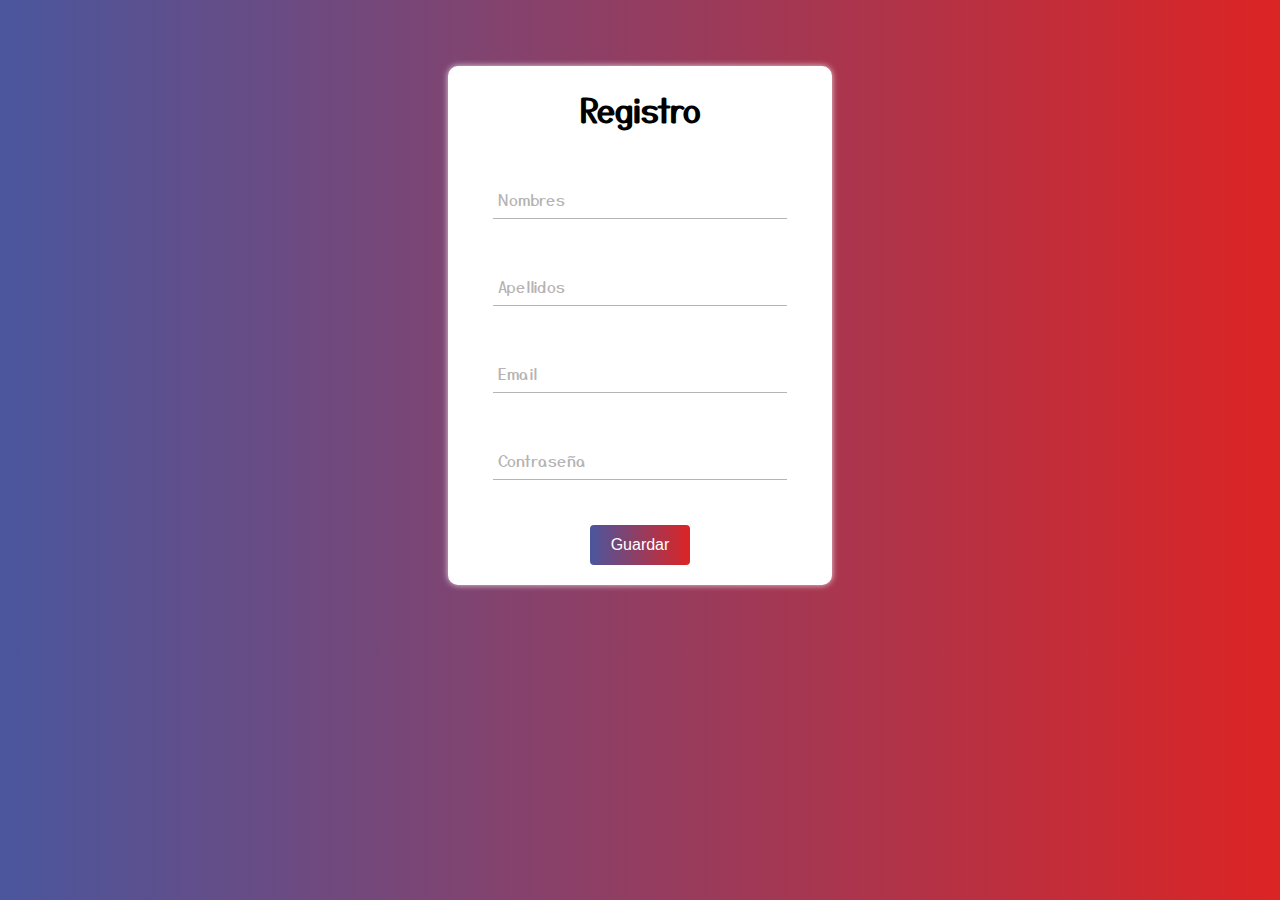
<file: index.html>
<!DOCTYPE html>
<html lang="es">

<head>
    <meta charset="UTF-8">
    <meta name="viewport" content="width=device-width, initial-scale=1.0">
    <link rel="preconnect" href="https://fonts.gstatic.com">
    <link href="https://fonts.googleapis.com/css2?family=Yusei+Magic&display=swap" rel="stylesheet">
    <link rel="stylesheet" href="css/index.css">
    <title>Formulario</title>
</head>

<body>
    <!-- efecto float labels -->
    <form action="">
        <h1>Registro</h1>
        <!-- <span class="close" id="close">&times;</span> -->
        <div class="grupo">
            <input type="text" name="" id="" required><span class="barra"></span>
            <label>Nombres</label>
        </div>
        <div class="grupo">
            <input type="text" name="" id="" required><span class="barra"></span>
            <label>Apellidos</label>
        </div>
        <div class="grupo">
            <input type="text" name="" id="" required><span class="barra"></span>
            <label>Email</label>
        </div>
        <div class="grupo">
            <input type="text" name="" id="" required><span class="barra"></span>
            <label>Contraseña</label>
        </div>
        <button type="submit">Guardar</button>
    </form>
</body>

</html>
</file>
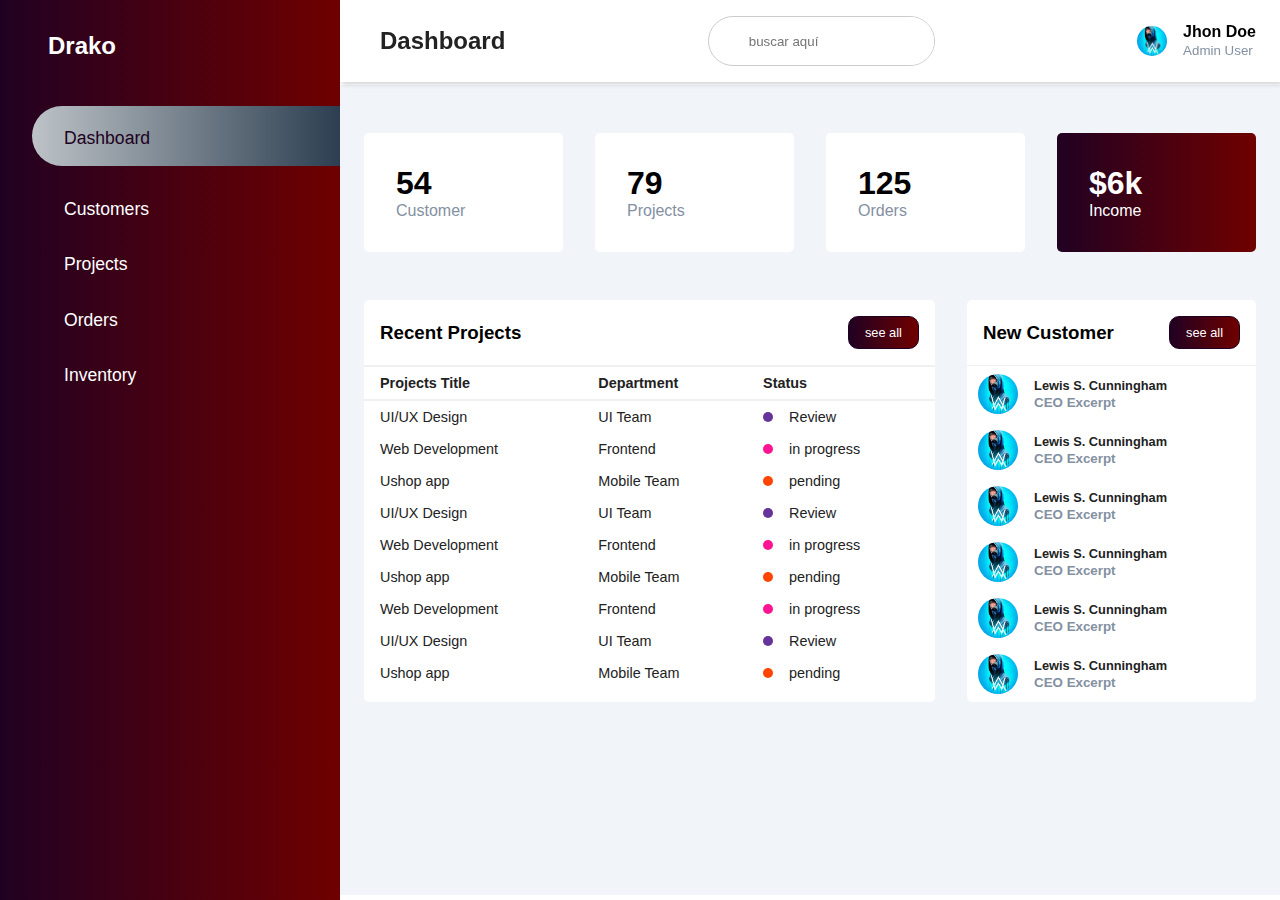
<file: dashboard.html>
<!DOCTYPE html>
<html lang="en">

<head>
  <meta charset="UTF-8" />
  <meta http-equiv="X-UA-Compatible" content="IE=edge" />
  <meta name="viewport" content="width=device-width, initial-scale=1.0" />
  <title>Dashboard Drako</title>
  <link rel="stylesheet" href="css/dashboard.css" />
  <link rel="stylesheet"
    href="https://maxst.icons8.com/vue-static/landings/line-awesome/line-awesome/1.3.0/css/line-awesome.min.css" />
</head>

<body>
  <input type="checkbox" id="nav-toggle">
  <div class="sidebar">
    <div class="sidebar-brand">
      <h2><span class="las la-dragon"></span><span>Drako</span></h2>
    </div>

    <div class="sidebar-menu">
      <ul>
        <li>
          <a href="" class="active"><span class="las la-dragon"></span><span>Dashboard</span></a>
        </li>
        <li>
          <a href=""><span class="lab la-accusoft"></span><span>Customers</span></a>
        </li>
        <li>
          <a href=""><span class="lab la-github-alt"></span><span>Projects</span></a>
        </li>
        <li>
          <a href=""><span class="lab la-phoenix-framework"></span><span>Orders</span></a>
        </li>
        <li>
          <a href=""><span class="lab la-react"></span><span>Inventory</span></a>
        </li>
      </ul>
    </div>
  </div>

  <div class="main-content">
    <header>
      <h2>
        <label for="nav-toggle">
          <span class="las la-bars"></span>
        </label>
        Dashboard
      </h2>

      <div class="search-wrapper">
        <span class="las la-search"></span>
        <input type="search" name="" id="" placeholder="buscar aquí">
      </div>

      <div class="user-wrapper">
        <img src="img/alan.jpg" width="30px" height="30px" alt="">
        <div>
          <h4>Jhon Doe</h4>
          <small>Admin User</small>
        </div>
      </div>
    </header>

    <main>
      <div class="cards">

        <div class="card-single">
          <div>
            <h1>54</h1>
            <span>Customer</span>
          </div>
          <div>
            <span class="las la-users"></span>
          </div>
        </div>

        <div class="card-single">
          <div>
            <h1>79</h1>
            <span>Projects</span>
          </div>
          <div>
            <span class="las la-clipboard"></span>
          </div>
        </div>

        <div class="card-single">
          <div>
            <h1>125</h1>
            <span>Orders</span>
          </div>
          <div>
            <span class="las la-shopping-bag"></span>
          </div>
        </div>

        <div class="card-single">
          <div>
            <h1>$6k</h1>
            <span>Income</span>
          </div>
          <div>
            <span class="las la-wallet"></span>
          </div>
        </div>
      </div>

      <div class="recent-grid">
        <div class="projects">
          <div class="card">
            <div class="card-header">
              <h3>Recent Projects</h3>
              <button>see all <span class="las la-arrow-right"></span></button>
            </div>

            <div class="card-body">
              <div class="table-responsive">
                <table width="100%">
                  <thead>
                    <tr>
                      <td>Projects Title</td>
                      <td>Department</td>
                      <td>Status</td>
                    </tr>
                  </thead>
                  <tbody>
                    <tr>
                      <td>UI/UX Design</td>
                      <td>UI Team</td>
                      <td><span class="status purple"></span>Review</td>
                    </tr>
                    <tr>
                      <td>Web Development</td>
                      <td>Frontend</td>
                      <td><span class="status pink"></span>in progress</td>
                    </tr>
                    <tr>
                      <td>Ushop app</td>
                      <td>Mobile Team</td>
                      <td><span class="status orange"></span>pending</td>
                    </tr>
                    <tr>
                      <td>UI/UX Design</td>
                      <td>UI Team</td>
                      <td><span class="status purple"></span>Review</td>
                    </tr>
                    <tr>
                      <td>Web Development</td>
                      <td>Frontend</td>
                      <td><span class="status pink"></span>in progress</td>
                    </tr>
                    <tr>
                      <td>Ushop app</td>
                      <td>Mobile Team</td>
                      <td><span class="status orange"></span>pending</td>
                    </tr>
                    <tr>
                      <td>Web Development</td>
                      <td>Frontend</td>
                      <td><span class="status pink"></span>in progress</td>
                    </tr>
                    <tr>
                      <td>UI/UX Design</td>
                      <td>UI Team</td>
                      <td><span class="status purple"></span>Review</td>
                    </tr>
                    <tr>
                      <td>Ushop app</td>
                      <td>Mobile Team</td>
                      <td><span class="status orange"></span>pending</td>
                    </tr>
                  </tbody>
                </table>
              </div>
            </div>
          </div>
        </div>

        <div class="customers">
          <div class="card">
            <div class="card-header">
              <h3>New Customer</h3>
              <button>see all <span class="las la-arrow-right"></span></button>
            </div>

            <div class="card-body">
              <div class="customer">
                <div class="info">
                  <img src="img/alan.jpg" width="40px" height="40px" alt="">
                  <div>
                    <h4>Lewis S. Cunningham</h4>
                    <small>CEO Excerpt</small>
                  </div>
                </div>
                <div class="contact">
                  <span class="las la-user-circle"></span>
                  <span class="las la-comment"></span>
                  <span class="las la-phone"></span>
                </div>
              </div>

              <div class="customer">
                <div class="info">
                  <img src="img/alan.jpg" width="40px" height="40px" alt="">
                  <div>
                    <h4>Lewis S. Cunningham</h4>
                    <small>CEO Excerpt</small>
                  </div>
                </div>
                <div class="contact">
                  <span class="las la-user-circle"></span>
                  <span class="las la-comment"></span>
                  <span class="las la-phone"></span>
                </div>
              </div>

              <div class="customer">
                <div class="info">
                  <img src="img/alan.jpg" width="40px" height="40px" alt="">
                  <div>
                    <h4>Lewis S. Cunningham</h4>
                    <small>CEO Excerpt</small>
                  </div>
                </div>
                <div class="contact">
                  <span class="las la-user-circle"></span>
                  <span class="las la-comment"></span>
                  <span class="las la-phone"></span>
                </div>
              </div>

              <div class="customer">
                <div class="info">
                  <img src="img/alan.jpg" width="40px" height="40px" alt="">
                  <div>
                    <h4>Lewis S. Cunningham</h4>
                    <small>CEO Excerpt</small>
                  </div>
                </div>
                <div class="contact">
                  <span class="las la-user-circle"></span>
                  <span class="las la-comment"></span>
                  <span class="las la-phone"></span>
                </div>
              </div>

              <div class="customer">
                <div class="info">
                  <img src="img/alan.jpg" width="40px" height="40px" alt="">
                  <div>
                    <h4>Lewis S. Cunningham</h4>
                    <small>CEO Excerpt</small>
                  </div>
                </div>
                <div class="contact">
                  <span class="las la-user-circle"></span>
                  <span class="las la-comment"></span>
                  <span class="las la-phone"></span>
                </div>
              </div>

              <div class="customer">
                <div class="info">
                  <img src="img/alan.jpg" width="40px" height="40px" alt="">
                  <div>
                    <h4>Lewis S. Cunningham</h4>
                    <small>CEO Excerpt</small>
                  </div>
                </div>
                <div class="contact">
                  <span class="las la-user-circle"></span>
                  <span class="las la-comment"></span>
                  <span class="las la-phone"></span>
                </div>
              </div>
            </div>
          </div>
        </div>
      </div>
    </main>
  </div>

</body>

</html>
</file>
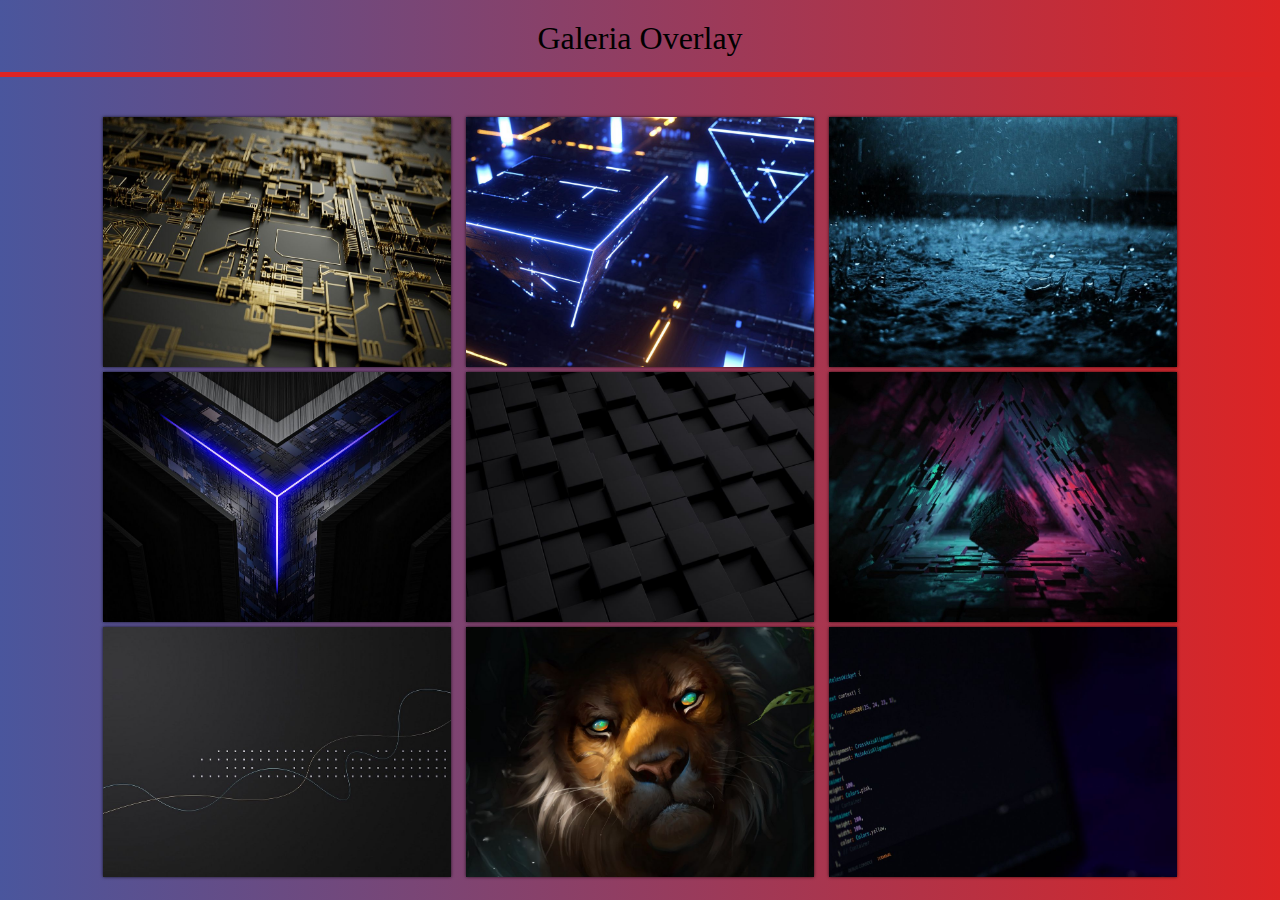
<file: galery.html>
<!DOCTYPE html>
<html lang="es">

<head>
    <meta charset="UTF-8">
    <meta name="viewport" content="width=device-width, initial-scale=1.0">
    <link rel="stylesheet" href="css/galery.css">
    <title>Galeria</title>
</head>

<body>
    <div class="galery">
        <h1>Galeria Overlay</h1>
        <div class="linea"></div>
        <div class="content-imgs">
            <div class="image">
                <img src="img/circuit_chip_detail_172735_1366x768.jpg" alt="">
                <a href="#" id="" onclick="modalActive('modal1')">
                    <div class="overlay" style="background: #776e54b6;">
                        <h2>Circuit Chip</h2>
                    </div>
                </a>
            </div>
            <div class="image">
                <img src="img/circuit_processor_chip_165385_1366x768.jpg" alt="">
                <a href="#" id="" onclick="modalActive('modal2')">
                    <div class="overlay" style="background: #23327eb6;">
                        <h2>circuit Processor</h2>
                    </div>
                </a>
            </div>
            <div class="image">
                <img src="img/close-up_drop_black_blue_rain_4502_1366x768.jpg" alt="">
                <a href="#" onclick="modalActive('modal3')">
                    <div class="overlay" style="background: #071118b6;">
                        <h2>Rain</h2>
                    </div>
                </a>
            </div>
            <div class="image">
                <img src="img/cube_circuit_chips_182062_1366x768.jpg" alt="">
                <a href="#" onclick="modalActive('modal4')">
                    <div class="overlay" style="background: #060709b6;">
                        <h2>Cube Circuit</h2>
                    </div>
                </a>
            </div>
            <div class="image">
                <img src="img/cube_dark_texture_shape_119956_1366x768.jpg" alt="">
                <a href="#" onclick="modalActive('modal5')">
                    <div class="overlay" style="background: #141416cb;">
                        <h2>Cube Dark</h2>
                    </div>
                </a>
            </div>
            <div class="image">
                <img src="img/cube_figure_dark_142157_1366x768.jpg" alt="">
                <a href="#" onclick="modalActive('modal6')">
                    <div class="overlay" style="background: #32122bb6;">
                        <h2>Cube Figure Dark</h2>
                    </div>
                </a>
            </div>
            <div class="image">
                <img src="img/dark_background_lines_rays_points_gray_10563_1366x768.jpg" alt="">
                <a href="#" onclick="modalActive('modal7')">
                    <div class="overlay" style="background: #212122b6;">
                        <h2>Dark Background</h2>
                    </div>
                </a>
            </div>
            <div class="image">
                <img src="img/lion_muzzle_art_135401_1366x768.jpg" alt="">
                <a href="#" onclick="modalActive('modal8')">
                    <div class="overlay" style="background: #3b291cb6;">
                        <h2>Lion muzzle</h2>
                    </div>
                </a>
            </div>
            <div class="image">
                <img src="img/notebook_code_programming_196027_1366x768.jpg" alt="">
                <a href="#" onclick="modalActive('modal9')">
                    <div class="overlay" style="background: #04040fb6;">
                        <h2>Notebook Code</h2>
                    </div>
                </a>
            </div>
        </div>
    </div>

    <!-- modal -->
    <div class="modal" id="modal1" style="display: none;">
        <div class="flex" id="">
            <div class="modal-content">
                <div class="modal-body">
                    <!-- tarjeta -->
                    <div class="presentacion">
                        <div class="img">
                            <img src="img/circuit_chip_detail_172735_1366x768.jpg" alt="alan">
                        </div>
                        <div class="card-info">
                            <a class="close" id="" onclick="modalActive('modal1')">&times;</a>
                            <div class="card-text">
                                <h1>Alan Walker</h1>
                                <h2>DJ Electronico</h2>
                                <p>Lorem ipsum dolor, sit amet consectetur adipisicing elit. Earum reiciendis quod
                                    asperiores lore
                                    necessitatibus accusantium ducimus dicta modi</p>
                            </div>
                            <div class="card-btn">
                                <a href="https://www.youtube.com/user/DjWalkzz">Escuchar Musica</a>
                            </div>
                        </div>
                    </div>
                </div>
            </div>
        </div>
    </div>
    <div class="modal" id="modal2" style="display: none;">
        <div class="flex" id="flex">
            <div class="modal-content">
                <div class="modal-body">
                    <!-- tarjeta -->
                    <div class="presentacion">
                        <div class="img">
                            <img src="img/circuit_processor_chip_165385_1366x768.jpg" alt="alan">
                        </div>
                        <div class="card-info">
                            <a class="close" id="" onclick="modalActive('modal2')">&times;</a>
                            <div class="card-text">
                                <h1>Alan Walker</h1>
                                <h2>DJ Electronico</h2>
                                <p>Lorem ipsum dolor, sit amet consectetur adipisicing elit. Earum reiciendis quod
                                    asperiores lore
                                    necessitatibus accusantium ducimus dicta modi</p>
                            </div>
                            <div class="card-btn">
                                <a href="https://www.youtube.com/user/DjWalkzz">Escuchar Musica</a>
                            </div>
                        </div>
                    </div>
                </div>
            </div>
        </div>
    </div>
    <div class="modal" id="modal3" style="display: none;">
        <div class="flex" id="flex">
            <div class="modal-content">
                <div class="modal-body">
                    <!-- tarjeta -->
                    <div class="presentacion">
                        <div class="img">
                            <img src="img/close-up_drop_black_blue_rain_4502_1366x768.jpg" alt="alan">
                        </div>
                        <div class="card-info">
                            <a class="close" id="" onclick="modalActive('modal3')">&times;</a>
                            <div class="card-text">
                                <h1>Alan Walker</h1>
                                <h2>DJ Electronico</h2>
                                <p>Lorem ipsum dolor, sit amet consectetur adipisicing elit. Earum reiciendis quod
                                    asperiores lore
                                    necessitatibus accusantium ducimus dicta modi</p>
                            </div>
                            <div class="card-btn">
                                <a href="https://www.youtube.com/user/DjWalkzz">Escuchar Musica</a>
                            </div>
                        </div>
                    </div>
                </div>
            </div>
        </div>
    </div>
    <div class="modal" id="modal4" style="display: none;">
        <div class="flex" id="flex">
            <div class="modal-content">
                <div class="modal-body">
                    <!-- tarjeta -->
                    <div class="presentacion">
                        <div class="img">
                            <img src="img/cube_circuit_chips_182062_1366x768.jpg" alt="alan">
                        </div>
                        <div class="card-info">
                            <a class="close" id="close" onclick="modalActive('modal4')">&times;</a>
                            <div class="card-text">
                                <h1>Alan Walker</h1>
                                <h2>DJ Electronico</h2>
                                <p>Lorem ipsum dolor, sit amet consectetur adipisicing elit. Earum reiciendis quod
                                    asperiores lore
                                    necessitatibus accusantium ducimus dicta modi</p>
                            </div>
                            <div class="card-btn">
                                <a href="https://www.youtube.com/user/DjWalkzz">Escuchar Musica</a>
                            </div>
                        </div>
                    </div>
                </div>
            </div>
        </div>
    </div>
    <div class="modal" id="modal5" style="display: none;">
        <div class="flex" id="flex">
            <div class="modal-content">
                <div class="modal-body">
                    <!-- tarjeta -->
                    <div class="presentacion">
                        <div class="img">
                            <img src="img/cube_dark_texture_shape_119956_1366x768.jpg" alt="alan">
                        </div>
                        <div class="card-info">
                            <a class="close" id="close" onclick="modalActive('modal5')">&times;</a>
                            <div class="card-text">
                                <h1>Alan Walker</h1>
                                <h2>DJ Electronico</h2>
                                <p>Lorem ipsum dolor, sit amet consectetur adipisicing elit. Earum reiciendis quod
                                    asperiores lore
                                    necessitatibus accusantium ducimus dicta modi</p>
                            </div>
                            <div class="card-btn">
                                <a href="https://www.youtube.com/user/DjWalkzz">Escuchar Musica</a>
                            </div>
                        </div>
                    </div>
                </div>
            </div>
        </div>
    </div>
    <div class="modal" id="modal6" style="display: none;">
        <div class="flex" id="flex">
            <div class="modal-content">
                <div class="modal-body">
                    <!-- tarjeta -->
                    <div class="presentacion">
                        <div class="img">
                            <img src="img/cube_figure_dark_142157_1366x768.jpg" alt="alan">
                        </div>
                        <div class="card-info">
                            <a class="close" id="close" onclick="modalActive('modal6')">&times;</a>
                            <div class="card-text">
                                <h1>Alan Walker</h1>
                                <h2>DJ Electronico</h2>
                                <p>Lorem ipsum dolor, sit amet consectetur adipisicing elit. Earum reiciendis quod
                                    asperiores lore
                                    necessitatibus accusantium ducimus dicta modi</p>
                            </div>
                            <div class="card-btn">
                                <a href="https://www.youtube.com/user/DjWalkzz">Escuchar Musica</a>
                            </div>
                        </div>
                    </div>
                </div>
            </div>
        </div>
    </div>
    <div class="modal" id="modal7" style="display: none;">
        <div class="flex" id="flex">
            <div class="modal-content">
                <div class="modal-body">
                    <!-- tarjeta -->
                    <div class="presentacion">
                        <div class="img">
                            <img src="img/dark_background_lines_rays_points_gray_10563_1366x768.jpg" alt="alan">
                        </div>
                        <div class="card-info">
                            <a class="close" id="close" onclick="modalActive('modal7')">&times;</a>
                            <div class="card-text">
                                <h1>Alan Walker</h1>
                                <h2>DJ Electronico</h2>
                                <p>Lorem ipsum dolor, sit amet consectetur adipisicing elit. Earum reiciendis quod
                                    asperiores lore
                                    necessitatibus accusantium ducimus dicta modi</p>
                            </div>
                            <div class="card-btn">
                                <a href="https://www.youtube.com/user/DjWalkzz">Escuchar Musica</a>
                            </div>
                        </div>
                    </div>
                </div>
            </div>
        </div>
    </div>
    <div class="modal" id="modal8" style="display: none;">
        <div class="flex" id="flex">
            <div class="modal-content">
                <div class="modal-body">
                    <!-- tarjeta -->
                    <div class="presentacion">
                        <div class="img">
                            <img src="img/lion_muzzle_art_135401_1366x768.jpg" alt="alan">
                        </div>
                        <div class="card-info">
                            <a class="close" id="close" onclick="modalActive('modal8')">&times;</a>
                            <div class="card-text">
                                <h1>Alan Walker</h1>
                                <h2>DJ Electronico</h2>
                                <p>Lorem ipsum dolor, sit amet consectetur adipisicing elit. Earum reiciendis quod
                                    asperiores lore
                                    necessitatibus accusantium ducimus dicta modi</p>
                            </div>
                            <div class="card-btn">
                                <a href="https://www.youtube.com/user/DjWalkzz">Escuchar Musica</a>
                            </div>
                        </div>
                    </div>
                </div>
            </div>
        </div>
    </div>
    <div class="modal" id="modal9" style="display: none;">
        <div class="flex" id="flex">
            <div class="modal-content">
                <div class="modal-body">
                    <!-- tarjeta -->
                    <div class="presentacion">
                        <div class="img">
                            <img src="img/notebook_code_programming_196027_1366x768.jpg" alt="alan">
                        </div>
                        <div class="card-info">
                            <a class="close" id="close" onclick="modalActive('modal9')">&times;</a>
                            <div class="card-text">
                                <h1>Alan Walker</h1>
                                <h2>DJ Electronico</h2>
                                <p>Lorem ipsum dolor, sit amet consectetur adipisicing elit. Earum reiciendis quod
                                    asperiores lore
                                    necessitatibus accusantium ducimus dicta modi</p>
                            </div>
                            <div class="card-btn">
                                <a href="https://www.youtube.com/user/DjWalkzz">Escuchar Musica</a>
                            </div>
                        </div>
                    </div>
                </div>
            </div>
        </div>
    </div>
</body>
<script src="js/main.js"></script>

</html>
</file>
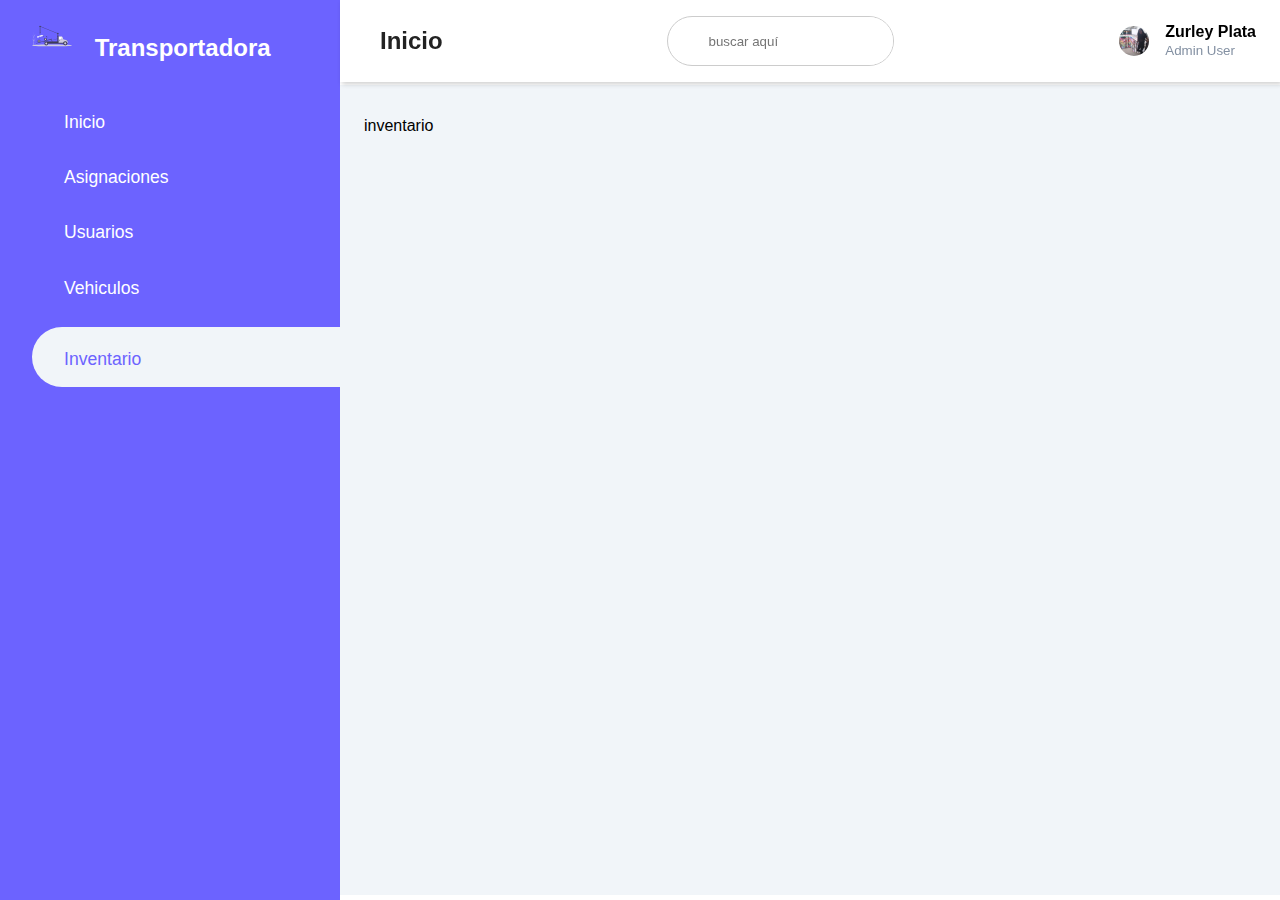
<file: inventario.html>
<!DOCTYPE html>
<html lang="es">

<head>
    <meta charset="UTF-8" />
    <meta http-equiv="X-UA-Compatible" content="IE=edge" />
    <meta name="viewport" content="width=device-width, initial-scale=1.0" />
    <link rel="icon" type="image/jpg" href="img/icono.svg" />
    <title>Transportadora</title>
    <link rel="stylesheet" href="css/transportadora.css" />
    <link rel="stylesheet"
        href="https://maxst.icons8.com/vue-static/landings/line-awesome/line-awesome/1.3.0/css/line-awesome.min.css" />
</head>

<body>
    <input type="checkbox" id="nav-toggle">
    <div class="sidebar">
        <div class="sidebar-brand">
            <h2>
                <span><img src="img/icono.svg" alt="" width="40" height="40"></span>
                <span>Transportadora</span>
            </h2>
        </div>

        <div class="sidebar-menu">
            <ul>
                <li>
                    <a href="transportadora.html"><span class="las la-home"></span><span>Inicio</span></a>
                </li>
                <li>
                    <a href="tr.html"><span class="las la-calendar-alt"></span><span>Asignaciones</span></a>
                </li>
                <li>
                    <a href="user.html"><span class="las la-users"></span><span>Usuarios</span></a>
                </li>
                <li>
                    <a href="vehiculos.html"><span class="las la-truck"></span><span>Vehiculos</span></a>
                </li>
                <li>
                    <a href="inventario.html" class="active"><span
                            class="las la-boxes"></span><span>Inventario</span></a>
                </li>
            </ul>
        </div>
    </div>

    <div class="main-content">
        <header>
            <h2>
                <label for="nav-toggle">
                    <span class="las la-bars"></span>
                </label>
                Inicio
            </h2>

            <div class="search-wrapper">
                <span class="las la-search"></span>
                <input type="search" name="" id="" placeholder="buscar aquí">
            </div>

            <div class="user-wrapper">
                <img src="img/zurly.jpeg" width="30px" height="30px" alt="">
                <div>
                    <h4>Zurley Plata</h4>
                    <small>Admin User</small>
                </div>
            </div>
        </header>

        <main>
            inventario
        </main>
    </div>

</body>

</html>
</file>
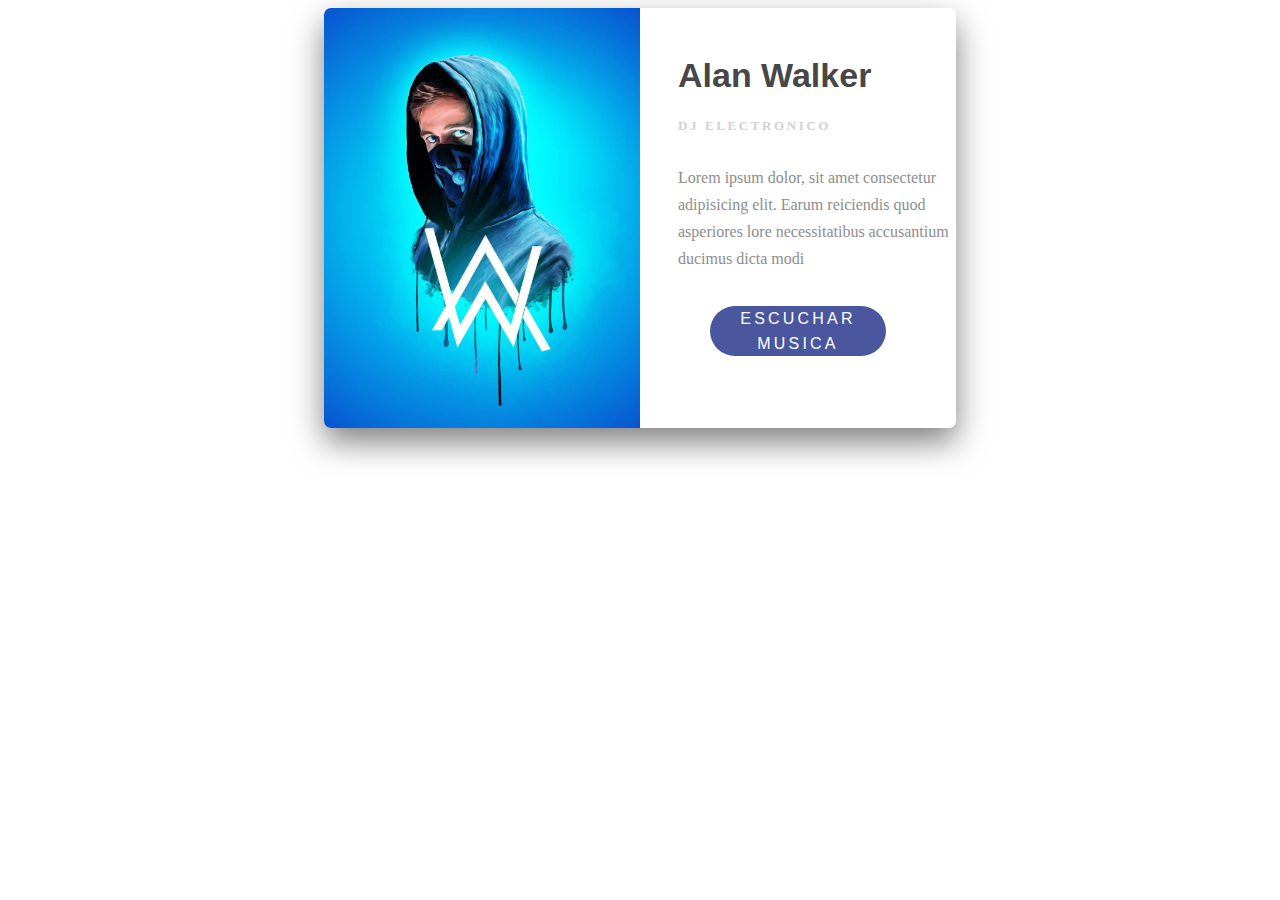
<file: tarjeta.html>
<!DOCTYPE html>
<html lang="en">
<head>
    <meta charset="UTF-8">
    <meta http-equiv="X-UA-Compatible" content="IE=edge">
    <meta name="viewport" content="width=device-width, initial-scale=1.0">
    <title>Document</title>
    <link rel="stylesheet" href="css/tarjeta.css">
</head>
<body>
    <!-- tarjeta -->
    <div class="presentacion">
        <div class="img">
            <img src="img/alan.jpg" alt="alan">
        </div>
        <div class="card-info">
            <div class="card-text">
                <h1>Alan Walker</h1>
                <h2>DJ Electronico</h2>
                <p>Lorem ipsum dolor, sit amet consectetur adipisicing elit. Earum reiciendis quod
                    asperiores lore
                    necessitatibus accusantium ducimus dicta modi</p>
            </div>
            <div class="card-btn">
                <a href="https://www.youtube.com/user/DjWalkzz">Escuchar Musica</a>
            </div>
        </div>
    </div>
</body>
</html>
</file>
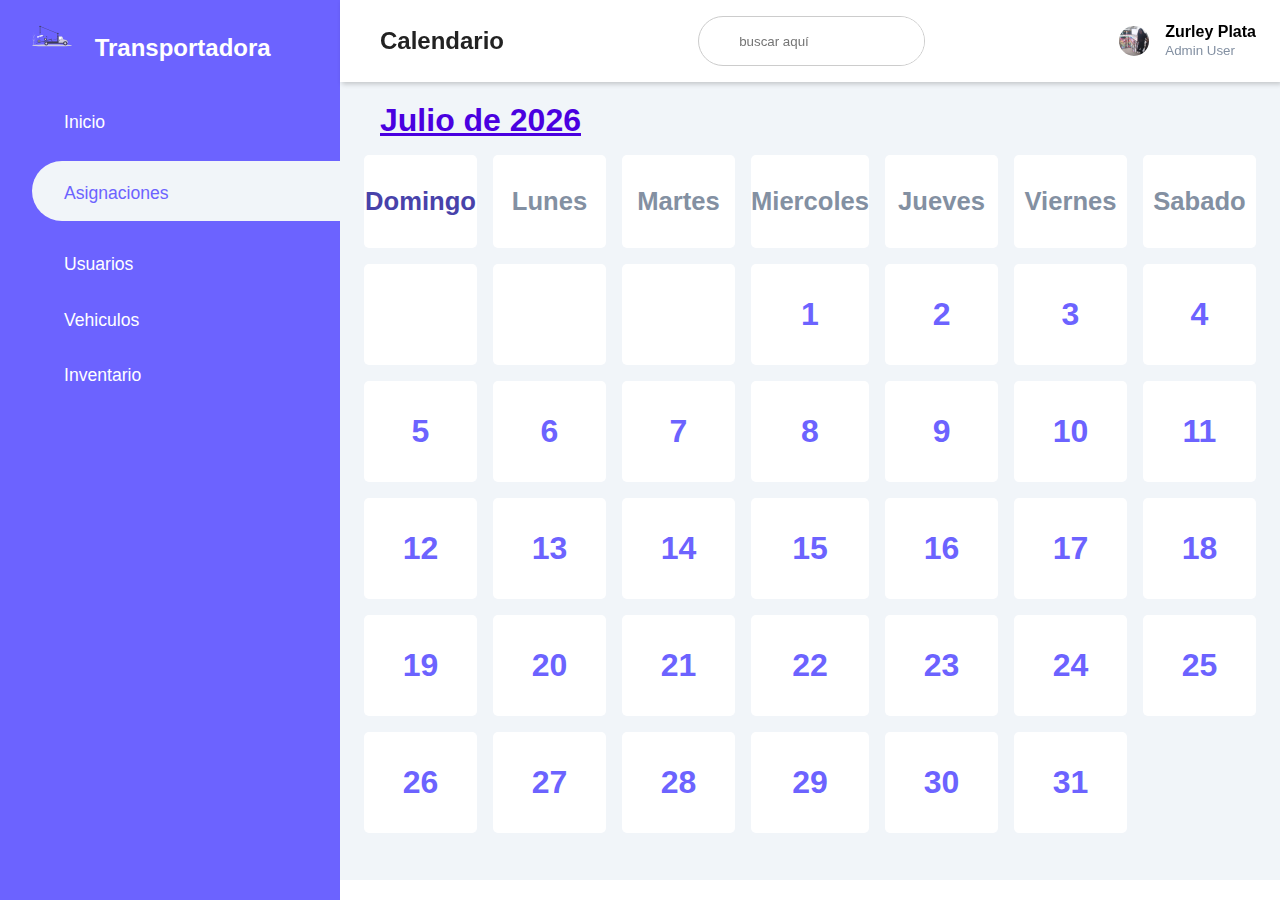
<file: tr.html>
<!DOCTYPE html>
<html lang="es">

<head>
    <meta charset="UTF-8" />
    <meta http-equiv="X-UA-Compatible" content="IE=edge" />
    <meta name="viewport" content="width=device-width, initial-scale=1.0" />
    <title>Transportadora</title>
    <link rel="icon" type="image/jpg" href="img/icono.svg" />
    <!-- Css Only -->
    <!-- <link rel="stylesheet" href="css/css/bootstrap.css"> -->
    <link rel="stylesheet" href="css/tr.css" />
    <script src="https://ajax.googleapis.com/ajax/libs/jquery/3.6.0/jquery.min.js"></script>
    <link rel="stylesheet"
        href="https://maxst.icons8.com/vue-static/landings/line-awesome/line-awesome/1.3.0/css/line-awesome.min.css" />
</head>

<body>
    <input type="checkbox" id="nav-toggle">
    <div class="sidebar">
        <div class="sidebar-brand">
            <h2><span><img src="img/icono.svg" alt="" width="40" height="40"></span>
                <span>Transportadora</span>
            </h2>
        </div>

        <div class="sidebar-menu">
            <ul>
                <li>
                    <a href="transportadora.html" class=""><span class="las la-home"></span><span>Inicio</span></a>
                </li>
                <li>
                    <a href="tr.html" class="active"><span
                            class="las la-calendar-alt"></span><span>Asignaciones</span></a>
                </li>
                <li>
                    <a href="user.html" class=""><span class="las la-users"></span><span>Usuarios</span></a>
                </li>
                <li>
                    <a href="vehiculos.html" class=""><span class="las la-truck"></span><span>Vehiculos</span></a>
                </li>
                <li>
                    <a href="inventario.html" class=""><span class="las la-boxes"></span><span>Inventario</span></a>
                </li>
            </ul>
        </div>
    </div>

    <div class="main-content">
        <header>
            <h2>
                <label for="nav-toggle">
                    <span class="las la-bars"></span>
                </label>
                Calendario
            </h2>

            <div class="search-wrapper">
                <span class="las la-search"></span>
                <input type="search" name="" id="" placeholder="buscar aquí">
            </div>

            <div class="user-wrapper">
                <img src="img/zurly.jpeg" width="30px" height="30px" alt="">
                <div>
                    <h4>Zurley Plata</h4>
                    <small>Admin User</small>
                </div>
            </div>
        </header>

        <main>
            <!-- calendario -->
            <div class="calendario">
                <div class="calendar-info">
                    <h1 class="date" id="date"></h1>
                    <div class="popover-calendar" id="popover-calendar">
                        <div class="popover-title">
                            <h2 class="pop-date" id="pop-date">año</h2>
                            <div class="popover-arrows">
                                <span class="las la-angle-up pop-prev" id="popPrev" title="Año anterior"></span>
                                <span class="las la-angle-down pop-next" id="popNext" title="Año siguiente"></span>
                            </div>
                        </div>
                        <div class="line"></div>
                        <div class="popover-months" id="popover-months">
                            <!-- <div class="card-popover">
                                <div class="text-popover">
                                    <h3>Ene</h3>
                                </div>
                            </div> -->
                        </div>
                    </div>
                    <div class="calendar-arrows">
                        <span class="las la-angle-up prev" id="prev" title="Mes anterior"></span>
                        <span class="las la-angle-down next" id="next" title="Mes siguiente"></span>
                    </div>
                </div>
                <div class="month-cards" id="dates">
                    <!-- <div class="card-single">
                        <div class="card-day first">
                            <h1>Domingo</h1>
                        </div>
                        <div class="card-single">
                            <div class="text">
                                <h1>01</h1>
                            </div>
                            <div class="overlay" id="overlay">
                                <h2></h2>
                            </div>
                        </div>
                    </div> -->
                </div>
            </div>

            <!-- modal -->
            <div class="modal" id="modal" style="display: none;">
                <div class="flex" id="">
                    <div class="modal-content">
                        <div class="modal-body">
                            <!-- tarjeta -->
                            <div class="presentacion">
                                <div class="img">
                                    <img src="img/circuit_chip_detail_172735_1366x768.jpg" alt="alan">
                                </div>
                                <div class="card-info">
                                    <a class="close" id="" onclick="openModal()">&times;</a>
                                    <div class="card-text">
                                        <h1>Alan Walker</h1>
                                        <h2>DJ Electronico</h2>
                                        <p>Lorem ipsum dolor, sit amet consectetur adipisicing elit. Earum reiciendis
                                            quod
                                            asperiores lore
                                            necessitatibus accusantium ducimus dicta modi</p>
                                    </div>
                                    <div class="card-btn">
                                        <a href="#" id="envia">Escuchar Musica</a>
                                    </div>
                                </div>
                            </div>
                        </div>
                    </div>
                </div>
            </div>
        </main>
    </div>
    <script src="js/main.js"></script>
</body>

</html>
</file>
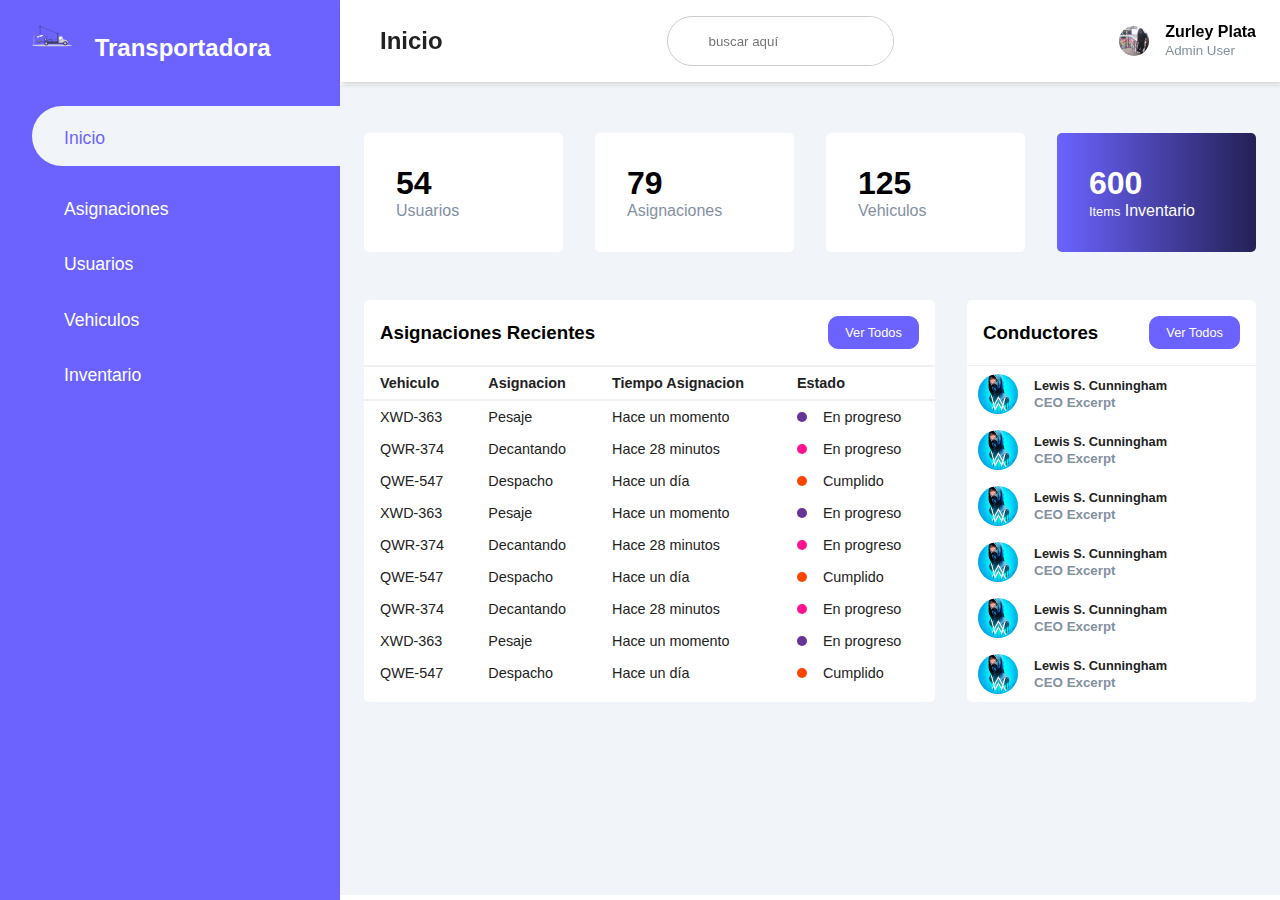
<file: transportadora.html>
<!DOCTYPE html>
<html lang="es">

<head>
    <meta charset="UTF-8" />
    <meta http-equiv="X-UA-Compatible" content="IE=edge" />
    <meta name="viewport" content="width=device-width, initial-scale=1.0" />
    <link rel="icon" type="image/jpg" href="img/icono.svg" />
    <title>Transportadora</title>
    <link rel="stylesheet" href="css/transportadora.css" />
    <link rel="stylesheet"
        href="https://maxst.icons8.com/vue-static/landings/line-awesome/line-awesome/1.3.0/css/line-awesome.min.css" />
</head>

<body>
    <input type="checkbox" id="nav-toggle">
    <div class="sidebar">
        <div class="sidebar-brand">
            <h2>
                <span><img src="img/icono.svg" alt="" width="40" height="40"></span>
                <span>Transportadora</span>
            </h2>
        </div>

        <div class="sidebar-menu">
            <ul>
                <li>
                    <a href="transportadora.html" class="active"><span
                            class="las la-home"></span><span>Inicio</span></a>
                </li>
                <li>
                    <a href="tr.html"><span class="las la-calendar-alt"></span><span>Asignaciones</span></a>
                </li>
                <li>
                    <a href=""><span class="las la-users"></span><span>Usuarios</span></a>
                </li>
                <li>
                    <a href=""><span class="las la-truck"></span><span>Vehiculos</span></a>
                </li>
                <li>
                    <a href=""><span class="las la-boxes"></span><span>Inventario</span></a>
                </li>
            </ul>
        </div>
    </div>

    <div class="main-content">
        <header>
            <h2>
                <label for="nav-toggle">
                    <span class="las la-bars"></span>
                </label>
                Inicio
            </h2>

            <div class="search-wrapper">
                <span class="las la-search"></span>
                <input type="search" name="" id="" placeholder="buscar aquí">
            </div>

            <div class="user-wrapper">
                <img src="img/zurly.jpeg" width="30px" height="30px" alt="">
                <div>
                    <h4>Zurley Plata</h4>
                    <small>Admin User</small>
                </div>
            </div>
        </header>

        <main>
            <div class="cards">

                <div class="card-single">
                    <div>
                        <h1>54</h1>
                        <span>Usuarios</span>
                    </div>
                    <div>
                        <span class="las la-users"></span>
                    </div>
                </div>

                <div class="card-single">
                    <div>
                        <h1>79</h1>
                        <span>Asignaciones</span>
                    </div>
                    <div>
                        <span class="las la-clipboard"></span>
                    </div>
                </div>

                <div class="card-single">
                    <div>
                        <h1>125</h1>
                        <span>Vehiculos</span>
                    </div>
                    <div>
                        <span class="las la-truck"></span>
                    </div>
                </div>

                <div class="card-single">
                    <div>
                        <h1>600</h1>
                        <small>Items</small>
                        <span>Inventario</span>
                    </div>
                    <div>
                        <span class="las la-boxes"></span>
                    </div>
                </div>
            </div>

            <div class="recent-grid">
                <div class="projects">
                    <div class="card">
                        <div class="card-header">
                            <h3>Asignaciones Recientes</h3>
                            <button>Ver Todos <span class="las la-arrow-right"></span></button>
                        </div>

                        <div class="card-body">
                            <div class="table-responsive">
                                <table width="100%">
                                    <thead>
                                        <tr>
                                            <td>Vehiculo</td>
                                            <td>Asignacion</td>
                                            <td>Tiempo Asignacion</td>
                                            <td>Estado</td>
                                        </tr>
                                    </thead>
                                    <tbody>
                                        <tr>
                                            <td>XWD-363</td>
                                            <td>Pesaje</td>
                                            <td>Hace un momento</td>
                                            <td><span class="status purple"></span>En progreso</td>
                                        </tr>
                                        <tr>
                                            <td>QWR-374</td>
                                            <td>Decantando</td>
                                            <td>Hace 28 minutos</td>
                                            <td><span class="status pink"></span>En progreso</td>
                                        </tr>
                                        <tr>
                                            <td>QWE-547</td>
                                            <td>Despacho</td>
                                            <td>Hace un día</td>
                                            <td><span class="status orange"></span>Cumplido</td>
                                        </tr>
                                        <tr>
                                            <td>XWD-363</td>
                                            <td>Pesaje</td>
                                            <td>Hace un momento</td>
                                            <td><span class="status purple"></span>En progreso</td>
                                        </tr>
                                        <tr>
                                            <td>QWR-374</td>
                                            <td>Decantando</td>
                                            <td>Hace 28 minutos</td>
                                            <td><span class="status pink"></span>En progreso</td>
                                        </tr>
                                        <tr>
                                            <td>QWE-547</td>
                                            <td>Despacho</td>
                                            <td>Hace un día</td>
                                            <td><span class="status orange"></span>Cumplido</td>
                                        </tr>
                                        <tr>
                                            <td>QWR-374</td>
                                            <td>Decantando</td>
                                            <td>Hace 28 minutos</td>
                                            <td><span class="status pink"></span>En progreso</td>
                                        </tr>
                                        <tr>
                                            <td>XWD-363</td>
                                            <td>Pesaje</td>
                                            <td>Hace un momento</td>
                                            <td><span class="status purple"></span>En progreso</td>
                                        </tr>
                                        <tr>
                                            <td>QWE-547</td>
                                            <td>Despacho</td>
                                            <td>Hace un día</td>
                                            <td><span class="status orange"></span>Cumplido</td>
                                        </tr>
                                    </tbody>
                                </table>
                            </div>
                        </div>
                    </div>
                </div>

                <div class="customers">
                    <div class="card">
                        <div class="card-header">
                            <h3>Conductores</h3>
                            <button>Ver Todos <span class="las la-arrow-right"></span></button>
                        </div>
                        <div class="card-body">
                            <div class="customer">
                                <div class="info">
                                    <img src="img/alan.jpg" width="40px" height="40px" alt="">
                                    <div>
                                        <h4>Lewis S. Cunningham</h4>
                                        <small>CEO Excerpt</small>
                                    </div>
                                </div>
                                <div class="contact">
                                    <span class="las la-user-circle"></span>
                                    <span class="las la-comment"></span>
                                    <span class="las la-phone"></span>
                                </div>
                            </div>

                            <div class="customer">
                                <div class="info">
                                    <img src="img/alan.jpg" width="40px" height="40px" alt="">
                                    <div>
                                        <h4>Lewis S. Cunningham</h4>
                                        <small>CEO Excerpt</small>
                                    </div>
                                </div>
                                <div class="contact">
                                    <span class="las la-user-circle"></span>
                                    <span class="las la-comment"></span>
                                    <span class="las la-phone"></span>
                                </div>
                            </div>

                            <div class="customer">
                                <div class="info">
                                    <img src="img/alan.jpg" width="40px" height="40px" alt="">
                                    <div>
                                        <h4>Lewis S. Cunningham</h4>
                                        <small>CEO Excerpt</small>
                                    </div>
                                </div>
                                <div class="contact">
                                    <span class="las la-user-circle"></span>
                                    <span class="las la-comment"></span>
                                    <span class="las la-phone"></span>
                                </div>
                            </div>

                            <div class="customer">
                                <div class="info">
                                    <img src="img/alan.jpg" width="40px" height="40px" alt="">
                                    <div>
                                        <h4>Lewis S. Cunningham</h4>
                                        <small>CEO Excerpt</small>
                                    </div>
                                </div>
                                <div class="contact">
                                    <span class="las la-user-circle"></span>
                                    <span class="las la-comment"></span>
                                    <span class="las la-phone"></span>
                                </div>
                            </div>

                            <div class="customer">
                                <div class="info">
                                    <img src="img/alan.jpg" width="40px" height="40px" alt="">
                                    <div>
                                        <h4>Lewis S. Cunningham</h4>
                                        <small>CEO Excerpt</small>
                                    </div>
                                </div>
                                <div class="contact">
                                    <span class="las la-user-circle"></span>
                                    <span class="las la-comment"></span>
                                    <span class="las la-phone"></span>
                                </div>
                            </div>

                            <div class="customer">
                                <div class="info">
                                    <img src="img/alan.jpg" width="40px" height="40px" alt="">
                                    <div>
                                        <h4>Lewis S. Cunningham</h4>
                                        <small>CEO Excerpt</small>
                                    </div>
                                </div>
                                <div class="contact">
                                    <span class="las la-user-circle"></span>
                                    <span class="las la-comment"></span>
                                    <span class="las la-phone"></span>
                                </div>
                            </div>
                        </div>
                    </div>
                </div>
            </div>
        </main>
    </div>

</body>

</html>
</file>
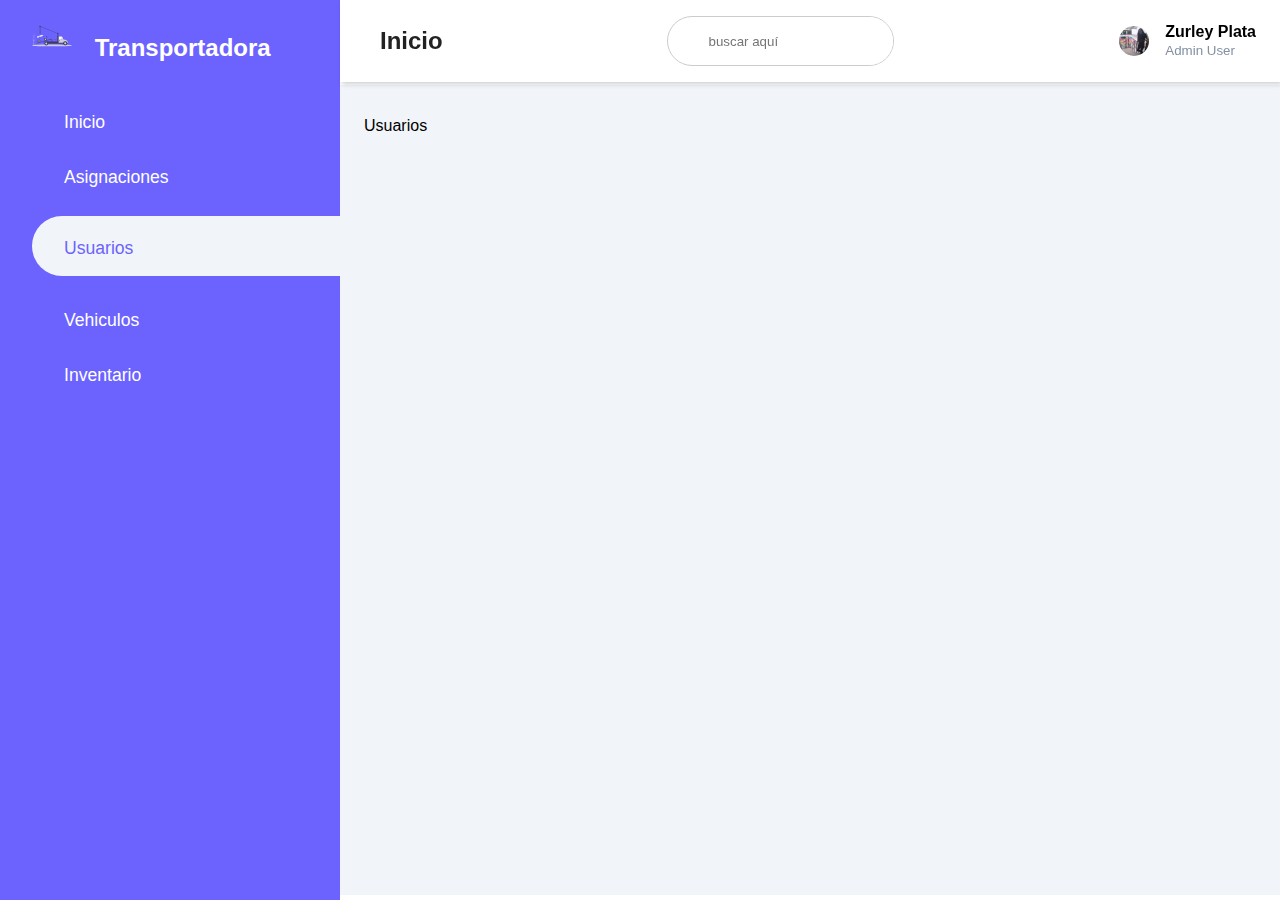
<file: user.html>
<!DOCTYPE html>
<html lang="es">

<head>
    <meta charset="UTF-8" />
    <meta http-equiv="X-UA-Compatible" content="IE=edge" />
    <meta name="viewport" content="width=device-width, initial-scale=1.0" />
    <link rel="icon" type="image/jpg" href="img/icono.svg" />
    <title>Transportadora</title>
    <link rel="stylesheet" href="css/transportadora.css" />
    <link rel="stylesheet"
        href="https://maxst.icons8.com/vue-static/landings/line-awesome/line-awesome/1.3.0/css/line-awesome.min.css" />
</head>

<body>
    <input type="checkbox" id="nav-toggle">
    <div class="sidebar">
        <div class="sidebar-brand">
            <h2>
                <span><img src="img/icono.svg" alt="" width="40" height="40"></span>
                <span>Transportadora</span>
            </h2>
        </div>

        <div class="sidebar-menu">
            <ul>
                <li>
                    <a href="transportadora.html"><span class="las la-home"></span><span>Inicio</span></a>
                </li>
                <li>
                    <a href="tr.html"><span class="las la-calendar-alt"></span><span>Asignaciones</span></a>
                </li>
                <li>
                    <a href="user.html" class="active"><span class="las la-users"></span><span>Usuarios</span></a>
                </li>
                <li>
                    <a href="vehiculos.html"><span class="las la-truck"></span><span>Vehiculos</span></a>
                </li>
                <li>
                    <a href="inventario.html"><span class="las la-boxes"></span><span>Inventario</span></a>
                </li>
            </ul>
        </div>
    </div>

    <div class="main-content">
        <header>
            <h2>
                <label for="nav-toggle">
                    <span class="las la-bars"></span>
                </label>
                Inicio
            </h2>

            <div class="search-wrapper">
                <span class="las la-search"></span>
                <input type="search" name="" id="" placeholder="buscar aquí">
            </div>

            <div class="user-wrapper">
                <img src="img/zurly.jpeg" width="30px" height="30px" alt="">
                <div>
                    <h4>Zurley Plata</h4>
                    <small>Admin User</small>
                </div>
            </div>
        </header>

        <main>
            Usuarios
        </main>
    </div>

</body>

</html>
</file>
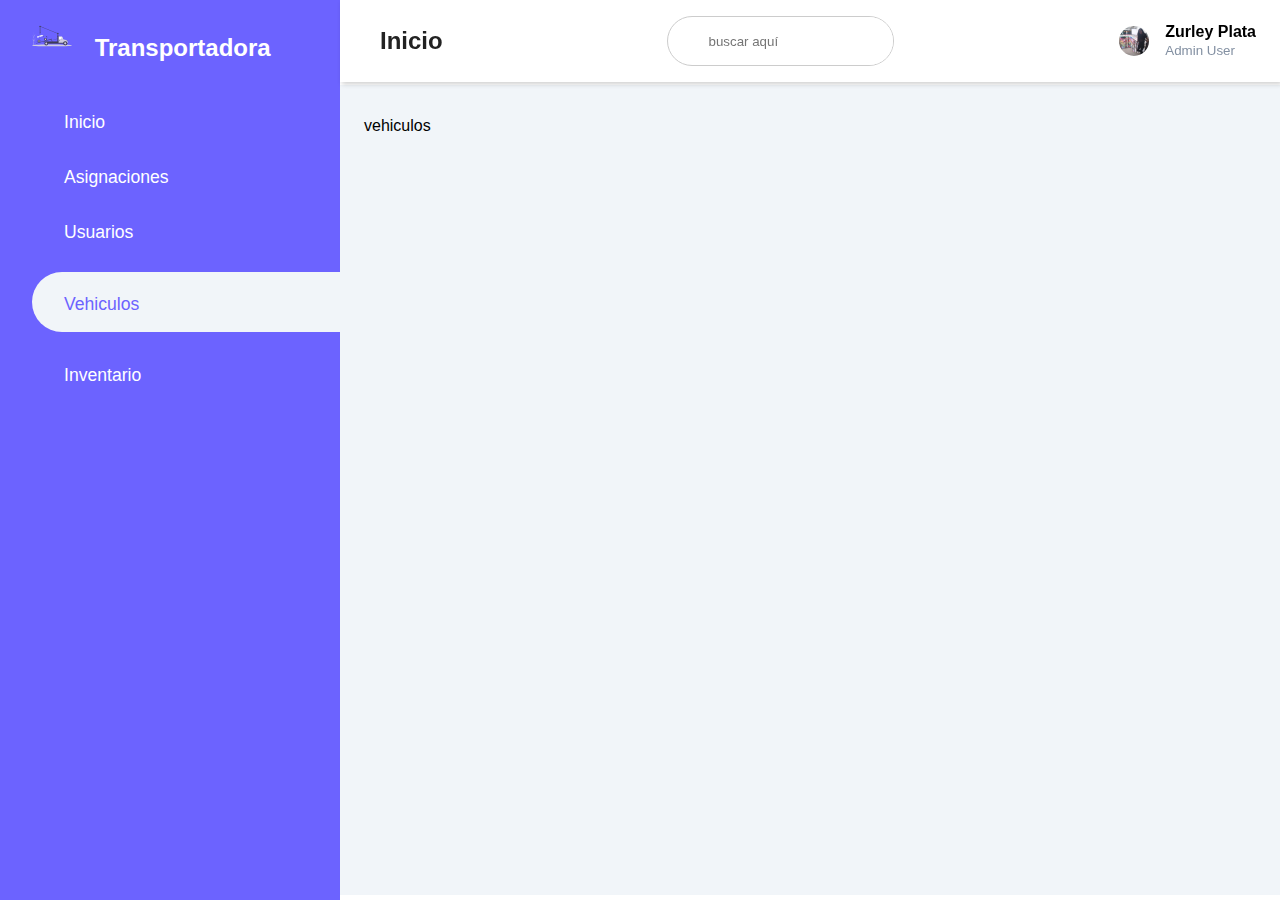
<file: vehiculos.html>
<!DOCTYPE html>
<html lang="es">

<head>
    <meta charset="UTF-8" />
    <meta http-equiv="X-UA-Compatible" content="IE=edge" />
    <meta name="viewport" content="width=device-width, initial-scale=1.0" />
    <link rel="icon" type="image/jpg" href="img/icono.svg" />
    <title>Transportadora</title>
    <link rel="stylesheet" href="css/transportadora.css" />
    <link rel="stylesheet"
        href="https://maxst.icons8.com/vue-static/landings/line-awesome/line-awesome/1.3.0/css/line-awesome.min.css" />
</head>

<body>
    <input type="checkbox" id="nav-toggle">
    <div class="sidebar">
        <div class="sidebar-brand">
            <h2>
                <span><img src="img/icono.svg" alt="" width="40" height="40"></span>
                <span>Transportadora</span>
            </h2>
        </div>

        <div class="sidebar-menu">
            <ul>
                <li>
                    <a href="transportadora.html"><span class="las la-home"></span><span>Inicio</span></a>
                </li>
                <li>
                    <a href="tr.html"><span class="las la-calendar-alt"></span><span>Asignaciones</span></a>
                </li>
                <li>
                    <a href="user.html"><span class="las la-users"></span><span>Usuarios</span></a>
                </li>
                <li>
                    <a href="vehiculos.html" class="active"><span class="las la-truck"></span><span>Vehiculos</span></a>
                </li>
                <li>
                    <a href="inventario.html"><span class="las la-boxes"></span><span>Inventario</span></a>
                </li>
            </ul>
        </div>
    </div>

    <div class="main-content">
        <header>
            <h2>
                <label for="nav-toggle">
                    <span class="las la-bars"></span>
                </label>
                Inicio
            </h2>

            <div class="search-wrapper">
                <span class="las la-search"></span>
                <input type="search" name="" id="" placeholder="buscar aquí">
            </div>

            <div class="user-wrapper">
                <img src="img/zurly.jpeg" width="30px" height="30px" alt="">
                <div>
                    <h4>Zurley Plata</h4>
                    <small>Admin User</small>
                </div>
            </div>
        </header>

        <main>
            vehiculos
        </main>
    </div>

</body>

</html>
</file>
<file: css/index.css>
* {
    margin: 0;
    padding: 0;
    box-sizing: border-box;
}

body {
    background: #DC2424;
    /* fallback for old browsers */
    background: -webkit-linear-gradient(to right, #4A569D, #DC2424);
    /* Chrome 10-25, Safari 5.1-6 */
    background: linear-gradient(to right, #4A569D, #DC2424);
    /* W3C, IE 10+/ Edge, Firefox 16+, Chrome 26+, Opera 12+, Safari 7+ */
    font-family: 'Yusei Magic', sans-serif;
    width: 100%;
    height: 650px;
    display: flex;
    /* centrar horizontalmente */
    justify-content: center;
    /* centrar verticalmente */
    align-items: center;
}

h1 {
    text-align: center;
    margin: 10px 0;
    font-weight: 800;
}

form {
    background: #ffffff;
    width: 30%;
    margin: auto;
    padding: 10px 0;
    border-radius: 10px;
    box-shadow: 0 0 6px 0 rgba(255, 255, 255, 0.8);
}

form .grupo {
    position: relative;
    margin: 45px;
}

input {
    background: none;
    color: #c6c6c6;
    font-size: 18px;
    padding: 10px 10px 10px 5px;
    display: block;
    width: 100%;
    border: none;
    border-bottom: 1px solid #49454567;
}

input:focus {
    outline: none;
    color: rgb(94, 93, 93);
}

/* modifica los label cuando el input tenga focus */
input:focus~label,
input:valid~label {
    position: absolute;
    top: -14px;
    font-size: 12px;
    color: #2196f3;
}

label {
    color: #49454567;
    font-size: 16px;
    position: absolute;
    left: 5px;
    top: 10px;
    transition: 0.3s ease all;
    pointer-events: none;
}

input:focus~.barra::before {
    width: 100%;
}

.barra {
    position: relative;
    display: block;
    width: 100%;
}

.barra::before {
    content: '';
    height: 2px;
    width: 0;
    bottom: 0;
    position: absolute;
    background: -webkit-linear-gradient(to right, #4A569D, #DC2424);
    /* Chrome 10-25, Safari 5.1-6 */
    background: linear-gradient(to right, #4A569D, #DC2424);
    /* W3C, IE 10+/ Edge, Firefox 16+, Chrome 26+, Opera 12+, Safari 7+ */
    transition: 0.3s ease all;
}

button {
    background: #DC2424;
    /* fallback for old browsers */
    background: -webkit-linear-gradient(to right, #4A569D, #DC2424);
    /* Chrome 10-25, Safari 5.1-6 */
    background: linear-gradient(to right, #4A569D, #DC2424);
    /* W3C, IE 10+/ Edge, Firefox 16+, Chrome 26+, Opera 12+, Safari 7+ */
    display: block;
    width: 100px;
    height: 40px;
    border: none;
    color: #ffffff;
    border-radius: 4px;
    font-size: 16px;
    margin: 10px auto;
    cursor: pointer;
}

/* Responsive */
@media screen and (max-width:1100px) {
    form {
        width: 50%;
    }
}

@media screen and (max-width:600px) {
    form {
        width: 60%;
    }
}

@media screen and (max-width:450px) {
    form {
        width: 80%;
    }
}

@media screen and (max-width:300px) {
    form {
        width: 90%;
    }
}
</file>
<file: css/dashboard.css>
* {
    margin: 0;
    padding: 0;
    box-sizing: border-box;
    list-style-type: none;
    text-decoration: none;
    font-family: 'Poppins', sans-serif;
}

.sidebar {
    width: 340px;
    position: fixed;
    left: 0;
    top: 0;
    height: 100%;
    background: #200122;
    /* fallback for old browsers */
    background: -webkit-linear-gradient(to right, #200122, #6f0000);
    /* Chrome 10-25, Safari 5.1-6 */
    background: linear-gradient(to right, #200122, #6f0000);
    /* W3C, IE 10+/ Edge, Firefox 16+, Chrome 26+, Opera 12+, Safari 7+ */
    z-index: 100;
    transition: width 300ms;
}

.sidebar-brand {
    height: 90px;
    padding: 2rem 0rem 1rem 2rem;
    color: #fff;
}

.sidebar-brand span {
    display: inline-block;
    padding-right: 1rem;
}

.sidebar-menu {
    margin-top: 1rem;
}

.sidebar-menu li {
    width: 100%;
    margin-bottom: 1.7rem;
    padding-left: 2rem;
}

.sidebar-menu a {
    padding-left: 1rem;
    display: block;
    color: #fff;
    font-size: 1.1rem;
}

.sidebar-menu a.active {
    background: #bdc3c7;
    /* fallback for old browsers */
    background: -webkit-linear-gradient(to right, #bdc3c7, #2c3e50);
    /* Chrome 10-25, Safari 5.1-6 */
    background: linear-gradient(to right, #bdc3c7, #2c3e50);
    /* W3C, IE 10+/ Edge, Firefox 16+, Chrome 26+, Opera 12+, Safari 7+ */
    padding-top: 1rem;
    padding-bottom: 1rem;
    color: #200122;
    border-radius: 30px 0 0 30px;
}

.sidebar-menu a span:first-child {
    font-size: 1.5rem;
    padding-right: 1rem;
}

#nav-toggle:checked+.sidebar {
    width: 90px;
}

#nav-toggle:checked+.sidebar .sidebar-brand,
#nav-toggle:checked+.sidebar li {
    padding-left: 1rem;
    text-align: center;
}

#nav-toggle:checked+.sidebar li a {
    padding-left: 0rem;
}

#nav-toggle:checked+.sidebar .sidebar-brand h2 span:last-child,
#nav-toggle:checked+.sidebar li a span:last-child {
    display: none;
}

#nav-toggle:checked~.main-content {
    margin-left: 90px;
}

#nav-toggle:checked~.main-content header {
    width: calc(100% - 90px);
    left: 90px;
}

header {
    background: #fff;
    display: flex;
    justify-content: space-between;
    padding: 1rem 1.5rem;
    box-shadow: 2px 2px 5px rgba(0, 0, 0, 0.2);
    position: fixed;
    left: 340px;
    width: calc(100% - 340px);
    top: 0;
    z-index: 100;
    transition: left 300ms;
}

#nav-toggle {
    display: none;
}

header h2 {
    display: flex;
    align-items: center;
    color: #222;
}

header label span {
    cursor: pointer;
    font-size: 1.7rem;
    padding-right: 1rem;
}

.search-wrapper {
    border: 1px solid #ccc;
    border-radius: 30px;
    height: 50px;
    display: flex;
    align-items: center;
    overflow-x: hidden;
}

.search-wrapper span {
    display: inline-block;
    padding: 0rem 1rem;
    font-size: 1.5rem;
}

.search-wrapper input {
    height: 100%;
    padding: .5rem;
    border: none;
    outline: none;
}

.user-wrapper {
    display: flex;
    align-items: center;
}

.user-wrapper img {
    border-radius: 50%;
    margin-right: 1rem;
    object-fit: cover;
}

.user-wrapper small {
    display: inline-block;
    color: #8390a2;
}

.main-content {
    transition: margin-left 300ms;
    margin-left: 340px;
}

main {
    margin-top: 85px;
    padding: 2rem 1.5rem;
    background: #f1f5f9;
    min-height: calc(100vh - 90px);
}

.cards {
    display: grid;
    grid-template-columns: repeat(4, 1fr);
    gap: 2rem;
    margin-top: 1rem;
}

.card-single {
    display: flex;
    justify-content: space-between;
    background: #fff;
    padding: 2rem;
    border-radius: 5px;
}

.card-single div:first-child span {
    color: #8390a2;
}

.card-single div:last-child span {
    font-size: 3rem;
    color: #200122;
}

.card-single:last-child {
    background: #200122;
    /* fallback for old browsers */
    background: -webkit-linear-gradient(to right, #200122, #6f0000);
    /* Chrome 10-25, Safari 5.1-6 */
    background: linear-gradient(to right, #200122, #6f0000);
    /* W3C, IE 10+/ Edge, Firefox 16+, Chrome 26+, Opera 12+, Safari 7+ */
}

.card-single:last-child h1,
.card-single:last-child div:first-child span,
.card-single:last-child div:last-child span {
    color: #fff;
}

.recent-grid {
    margin-top: 3rem;
    display: grid;
    grid-template-columns: 64% auto;
    gap: 2rem;
}

.card {
    background: #fff;
    height: 100%;
    border-radius: 5px;
}

.card-header {
    padding: 1rem;
}

.card-header {
    display: flex;
    justify-content: space-between;
    align-items: center;
    border-bottom: 1px solid #f0f0f0;
}

.card-header button {
    background: #200122;
    /* fallback for old browsers */
    background: -webkit-linear-gradient(to right, #200122, #6f0000);
    /* Chrome 10-25, Safari 5.1-6 */
    background: linear-gradient(to right, #200122, #6f0000);
    /* W3C, IE 10+/ Edge, Firefox 16+, Chrome 26+, Opera 12+, Safari 7+ */
    border-radius: 10px;
    color: #fff;
    font-size: .8rem;
    padding: .5rem 1rem;
    border: 1px solid #200122;
    outline: none;
}

table {
    border-collapse: collapse;
}

thead tr {
    border-top: 1px solid #f0f0f0;
    border-bottom: 2px solid #f0f0f0;
}

thead td {
    font-weight: 700;
}

td {
    padding: .5rem 1rem;
    font-size: .9rem;
    color: #222;
}

td .status {
    display: inline-block;
    height: 10px;
    width: 10px;
    border-radius: 50%;
    margin-right: 1rem;
}

/* tr td:last-child {
    display: flex;
    align-items: center;
} */

.status.purple {
    background: #663399;
}

.status.pink {
    background: #ff1493;
}

.status.orange {
    background: #ff4500;
}

.table-responsive {
    width: 100%;
    overflow-x: auto;
}

.customer {
    display: flex;
    justify-content: space-between;
    align-items: center;
    padding: .5rem .7rem;
}

.info {
    display: flex;
    align-items: center;
}

.info img {
    border-radius: 50%;
    margin-right: 1rem;
    object-fit: cover;
}

.info h4 {
    font-size: .8rem;
    font-weight: 700;
    color: #222;
}

.info small {
    font-weight: 600;
    color: #8390a2;
}

.contact span {
    font-size: 1.2rem;
    display: inline-block;
    margin-left: .5rem;
    color: #200122;
}
</file>
<file: css/galery.css>
* {
    margin: 0;
    padding: 0;
    box-sizing: border-box;
}

body {
    background: #DC2424;
    /* fallback for old browsers */
    background: -webkit-linear-gradient(to right, #4A569D, #DC2424);
    /* Chrome 10-25, Safari 5.1-6 */
    background: linear-gradient(to right, #4A569D, #DC2424);
    /* W3C, IE 10+/ Edge, Firefox 16+, Chrome 26+, Opera 12+, Safari 7+ */
    /* font-family: 'Yusei Magic', sans-serif;
    width: 100%;
    height: 650px;
    display: flex;
    /* centrar horizontalmente */
    /* justify-content: center; */
    /* centrar verticalmente */
    /* align-items: center; */
}

.galery {
    font-family: 'open sans';
}

.galery h1 {
    text-align: center;
    margin: 20px 0 15px 0;
    font-weight: 300;
}

.linea {
    border-top: 5px solid #DC2424;
    margin-bottom: 40px;
}

.content-imgs {
    display: flex;
    width: 85%;
    margin: auto;
    justify-content: space-around;
    flex-wrap: wrap;
    border-radius: 3px;
}

.content-imgs .image {
    width: 32%;
    position: relative;
    height: 250px;
    margin-bottom: 5px;
    box-shadow: 0px 0px 3px 0px rgba(0, 0, 0, 0.75);
}

.image img {
    width: 100%;
    height: 100%;
    /* do not warp image */
    object-fit: cover;
}

.overlay {
    position: absolute;
    bottom: 0;
    left: 0;
    background: #e6dcb885;
    width: 100%;
    height: 0;
    overflow: hidden;
    transition: .5s ease;
}

.overlay h2 {
    color: #ffffff;
    font-weight: 300;
    font-size: 30px;
    position: absolute;
    top: 50%;
    left: 50%;
    text-align: center;
    transform: translate(-50%, -50%);
}

.image:hover .overlay {
    height: 100%;
    cursor: pointer;
}

/* trajeta */

.presentacion {
    height: 420px;
    width: 50%;
    display: flex;
    margin: auto;
    border-radius: 7px;
    box-shadow: 0px 14px 32px 0px rgba(0, 0, 0, 0.5);
    overflow: hidden;
    box-sizing: border-box;
}

.presentacion .img {
    width: 50%;
}

.presentacion .img img {
    width: 100%;
    height: 100%;
    object-fit: cover;
    /* vertical-align: top; */
}

.card-info {
    width: 50%;
    border-radius: 0 7px 10px 0;
    background: #ffffff;
}

.card-text {
    width: 100%;
}

.card-text h1 {
    margin-left: 38px;
    padding-top: 25px;
    font-size: 34px;
    color: #474747;
}

.card-text h1,
.card-btn {
    font-family: sans-serif;
}

.card-text h2 {
    margin: 0 0 30px 38px;
    font-size: 13px;
    font-family: serif;
    text-transform: uppercase;
    color: #d2d2d2;
    letter-spacing: .2em;
}

.card-text p {
    height: 125px;
    margin-left: 38px;
    font-family: serif;
    color: #8d8d8d;
    line-height: 1.7em;
}

.card-btn {
    height: 103px;
    margin-top: 17px;
    display: flex;
    justify-content: center;
}

.card-btn a {
    height: 50px;
    width: 176px;
    border-radius: 60px;
    font-family: sans-serif;
    text-align: center;
    line-height: 25px;
    text-transform: uppercase;
    letter-spacing: .2em;
    color: #ffffff;
    background: #4A569D;
    text-decoration: none;
}

.card-btn a:hover {
    background: #8d8d8d;
}

/* modal */
.flex {
    width: 100%;
    height: 100%;
    display: flex;
    justify-content: space-between;
    align-items: center;
}

.modal {
    display: none;
    position: fixed;
    z-index: 1;
    overflow: auto;
    left: 0;
    top: 0;
    width: 100%;
    height: 100%;
    background: rgba(0, 0, 0, 0.295);
}

.modal-content {
    position: relative;
    margin: auto;
    animation-name: modal;
    animation-duration: 1s;
}

@keyframes modal {
    from {
        top: -330px;
        opacity: 0;
    }

    to {
        top: 0;
        opacity: 1;
    }
}

.close {
    margin: 5px 5px 0 0;
    height: 25px;
    width: 25px;
    font-size: 25px;
    border-radius: 50%;
    text-align: center;
    line-height: 25px;
    color: #ffffff;
    background: #c44a4a;
    text-decoration: none;
    float: right;
    cursor: pointer;
}

.close:hover{
    background: #000;
}

/* responsive galery */
@media screen and (max-width:1000px) {
    .content-imgs {
        width: 95%;
    }
}

@media screen and (max-width:700px) {
    .content-imgs {
        width: 90%;
    }

    .content-imgs .image {
        width: 48%;
    }
}

@media screen and (max-width:450px) {
    .content-imgs {
        width: 98%;
    }

    .content-imgs .image {
        width: 80%;
    }
}
</file>
<file: css/transportadora.css>
* {
    margin: 0;
    padding: 0;
    box-sizing: border-box;
    list-style-type: none;
    text-decoration: none;
    font-family: 'Poppins', sans-serif;
}

.sidebar {
    width: 340px;
    position: fixed;
    left: 0;
    top: 0;
    height: 100%;
    background: #6C63FF;
    /* fallback for old browsers */
    /* background: -webkit-linear-gradient(to right, #200122, #6f0000); */
    /* Chrome 10-25, Safari 5.1-6 */
    /* background: linear-gradient(to right, #200122, #6f0000); */
    /* W3C, IE 10+/ Edge, Firefox 16+, Chrome 26+, Opera 12+, Safari 7+ */
    z-index: 100;
    transition: width 300ms;
}

.sidebar-brand {
    height: 90px;
    padding: 1rem 0rem 1rem 2rem;
    color: #fff;
}

.sidebar-brand span {
    display: inline-block;
    padding-right: 1rem;
}

.sidebar-menu {
    margin-top: 1rem;
}

.sidebar-menu li {
    width: 100%;
    margin-bottom: 1.7rem;
    padding-left: 2rem;
}

.sidebar-menu a {
    padding-left: 1rem;
    display: block;
    color: #fff;
    font-size: 1.1rem;
}

.sidebar-menu a.active {
    background: #f1f5f9;
    /* fallback for old browsers */
    /* background: -webkit-linear-gradient(to right, #bdc3c7, #2c3e50); */
    /* Chrome 10-25, Safari 5.1-6 */
    /* background: linear-gradient(to right, #bdc3c7, #2c3e50); */
    /* W3C, IE 10+/ Edge, Firefox 16+, Chrome 26+, Opera 12+, Safari 7+ */
    padding-top: 1rem;
    padding-bottom: 1rem;
    color: #6C63FF;
    border-radius: 30px 0 0 30px;
}

.sidebar-menu a span:first-child {
    font-size: 1.5rem;
    padding-right: 1rem;
}

#nav-toggle:checked+.sidebar {
    width: 90px;
}

#nav-toggle:checked+.sidebar .sidebar-brand,
#nav-toggle:checked+.sidebar li {
    padding-left: 1rem;
    text-align: center;
}

#nav-toggle:checked+.sidebar li a {
    padding-left: 0rem;
}

#nav-toggle:checked+.sidebar .sidebar-brand h2 span:last-child,
#nav-toggle:checked+.sidebar li a span:last-child {
    display: none;
}

#nav-toggle:checked~.main-content {
    margin-left: 90px;
}

#nav-toggle:checked~.main-content header {
    width: calc(100% - 90px);
    left: 90px;
}

header {
    background: #fff;
    display: flex;
    justify-content: space-between;
    padding: 1rem 1.5rem;
    box-shadow: 2px 2px 5px rgba(0, 0, 0, 0.2);
    position: fixed;
    left: 340px;
    width: calc(100% - 340px);
    top: 0;
    z-index: 100;
    transition: left 300ms;
}

#nav-toggle {
    display: none;
}

header h2 {
    display: flex;
    align-items: center;
    color: #222;
}

header label span {
    cursor: pointer;
    font-size: 1.7rem;
    padding-right: 1rem;
}

.search-wrapper {
    border: 1px solid #ccc;
    border-radius: 30px;
    height: 50px;
    display: flex;
    align-items: center;
    overflow-x: hidden;
}

.search-wrapper span {
    display: inline-block;
    padding: 0rem 1rem;
    font-size: 1.5rem;
}

.search-wrapper input {
    height: 100%;
    padding: .5rem;
    border: none;
    outline: none;
}

.user-wrapper {
    display: flex;
    align-items: center;
}

.user-wrapper img {
    border-radius: 50%;
    margin-right: 1rem;
    object-fit: cover;
}

.user-wrapper small {
    display: inline-block;
    color: #8390a2;
}

.main-content {
    transition: margin-left 300ms;
    margin-left: 340px;
}

main {
    margin-top: 85px;
    padding: 2rem 1.5rem;
    background: #f1f5f9;
    min-height: calc(100vh - 90px);
}

.cards {
    display: grid;
    grid-template-columns: repeat(4, 1fr);
    gap: 2rem;
    margin-top: 1rem;
}

.card-single {
    display: flex;
    justify-content: space-between;
    background: #fff;
    padding: 2rem;
    border-radius: 5px;
}

.card-single div:first-child span {
    color: #8390a2;
}

.card-single div:last-child span {
    font-size: 3rem;
    color: #6C63FF;
}


.card-single:last-child small {
    color: #fff;
    font-size: .8rem;
}

.card-single:last-child {
    background: #6C63FF;
    /* fallback for old browsers */
    background: -webkit-linear-gradient(to right, #6C63FF, #4842AA, #242155);
    /* Chrome 10-25, Safari 5.1-6 */
    background: linear-gradient(to right, #6C63FF, #4842AA, #242155);
    /* W3C, IE 10+/ Edge, Firefox 16+, Chrome 26+, Opera 12+, Safari 7+ */
}

.card-single:last-child h1,
.card-single:last-child div:first-child span,
.card-single:last-child div:last-child span {
    color: #fff;
}

.recent-grid {
    margin-top: 3rem;
    display: grid;
    grid-template-columns: 64% auto;
    gap: 2rem;
}

.card {
    background: #fff;
    height: 100%;
    border-radius: 5px;
}

.card-header {
    padding: 1rem;
}

.card-header {
    display: flex;
    justify-content: space-between;
    align-items: center;
    border-bottom: 1px solid #f0f0f0;
}

.card-header button {
    background: #6C63FF;
    /* fallback for old browsers */
    /* background: -webkit-linear-gradient(to right, #6C63FF, #4842AA, #242155); */
    /* Chrome 10-25, Safari 5.1-6 */
    /* background: linear-gradient(to right, #6C63FF, #4842AA, #242155); */
    /* W3C, IE 10+/ Edge, Firefox 16+, Chrome 26+, Opera 12+, Safari 7+ */
    border-radius: 10px;
    color: #fff;
    font-size: .8rem;
    padding: .5rem 1rem;
    border: 1px solid #6C63FF;
    outline: none;
}

table {
    border-collapse: collapse;
}

thead tr {
    border-top: 1px solid #f0f0f0;
    border-bottom: 2px solid #f0f0f0;
}

thead td {
    font-weight: 700;
}

td {
    padding: .5rem 1rem;
    font-size: .9rem;
    color: #222;
}

td .status {
    display: inline-block;
    height: 10px;
    width: 10px;
    border-radius: 50%;
    margin-right: 1rem;
}

/* tr td:last-child {
    display: flex;
    align-items: center;
} */

.status.purple {
    background: #663399;
}

.status.pink {
    background: #ff1493;
}

.status.orange {
    background: #ff4500;
}

.table-responsive {
    width: 100%;
    overflow-x: auto;
}

.customer {
    display: flex;
    justify-content: space-between;
    align-items: center;
    padding: .5rem .7rem;
}

.info {
    display: flex;
    align-items: center;
}

.info img {
    border-radius: 50%;
    margin-right: 1rem;
    object-fit: cover;
}

.info h4 {
    font-size: .8rem;
    font-weight: 700;
    color: #222;
}

.info small {
    font-weight: 600;
    color: #8390a2;
}

.contact span {
    font-size: 1.2rem;
    display: inline-block;
    margin-left: .5rem;
    color: #200122;
}
</file>
<file: css/tarjeta.css>
.presentacion {
    height: 420px;
    width: 50%;
    display: flex;
    margin: auto;
    border-radius: 7px;
    box-shadow: 0px 14px 32px 0px rgba(0, 0, 0, 0.5);
    overflow: hidden;
    box-sizing: border-box;
}

.presentacion .img {
    width: 50%;
}

.presentacion .img img {
    width: 100%;
    height: 100%;
    object-fit: cover;
    /* vertical-align: top; */
}

.card-info {
    width: 50%;
    border-radius: 0 7px 10px 0;
    background: #ffffff;
}

.card-text {
    width: 100%;
}

.card-text h1 {
    margin-left: 38px;
    padding-top: 25px;
    font-size: 34px;
    color: #474747;
}

.card-text h1,
.card-btn {
    font-family: sans-serif;
}

.card-text h2 {
    margin: 0 0 30px 38px;
    font-size: 13px;
    font-family: serif;
    text-transform: uppercase;
    color: #d2d2d2;
    letter-spacing: .2em;
}

.card-text p {
    height: 125px;
    margin-left: 38px;
    font-family: serif;
    color: #8d8d8d;
    line-height: 1.7em;
}

.card-btn {
    height: 103px;
    margin-top: 17px;
    display: flex;
    justify-content: center;
}

.card-btn a {
    height: 50px;
    width: 176px;
    border-radius: 60px;
    font-family: sans-serif;
    text-align: center;
    line-height: 25px;
    text-transform: uppercase;
    letter-spacing: .2em;
    color: #ffffff;
    background: #4A569D;
    text-decoration: none;
}

.card-btn a:hover {
    background: #8d8d8d;
}
</file>
<file: css/tr.css>
* {
    margin: 0;
    padding: 0;
    box-sizing: border-box;
    list-style-type: none;
    text-decoration: none;
    font-family: 'Poppins', sans-serif;
}

.sidebar {
    width: 340px;
    position: fixed;
    left: 0;
    top: 0;
    height: 100%;
    background: #6C63FF;
    /* fallback for old browsers */
    /* background: -webkit-linear-gradient(to right, #200122, #6f0000); */
    /* Chrome 10-25, Safari 5.1-6 */
    /* background: linear-gradient(to right, #200122, #6f0000); */
    /* W3C, IE 10+/ Edge, Firefox 16+, Chrome 26+, Opera 12+, Safari 7+ */
    z-index: 100;
    transition: width 300ms;
}

.sidebar-brand {
    height: 90px;
    padding: 1rem 0rem 1rem 2rem;
    color: #fff;
}

.sidebar-brand span {
    display: inline-block;
    padding-right: 1rem;
}

.sidebar-menu {
    margin-top: 1rem;
}

.sidebar-menu li {
    width: 100%;
    margin-bottom: 1.7rem;
    padding-left: 2rem;
}

.sidebar-menu a {
    padding-left: 1rem;
    display: block;
    color: #fff;
    font-size: 1.1rem;
}

.sidebar-menu a.active {
    background: #f1f5f9;
    /* fallback for old browsers */
    /* background: -webkit-linear-gradient(to right, #bdc3c7, #2c3e50); */
    /* Chrome 10-25, Safari 5.1-6 */
    /* background: linear-gradient(to right, #bdc3c7, #2c3e50); */
    /* W3C, IE 10+/ Edge, Firefox 16+, Chrome 26+, Opera 12+, Safari 7+ */
    padding-top: 1rem;
    padding-bottom: 1rem;
    color: #6C63FF;
    border-radius: 30px 0 0 30px;
}

.sidebar-menu a span:first-child {
    font-size: 1.5rem;
    padding-right: 1rem;
}

#nav-toggle:checked+.sidebar {
    width: 90px;
}

#nav-toggle:checked+.sidebar .sidebar-brand,
#nav-toggle:checked+.sidebar li {
    padding-left: 1rem;
    text-align: center;
}

#nav-toggle:checked+.sidebar li a {
    padding-left: 0rem;
}

#nav-toggle:checked+.sidebar .sidebar-brand h2 span:last-child,
#nav-toggle:checked+.sidebar li a span:last-child {
    display: none;
}

#nav-toggle:checked~.main-content {
    margin-left: 90px;
}

#nav-toggle:checked~.main-content header {
    width: calc(100% - 90px);
    left: 90px;
}

header {
    background: #fff;
    display: flex;
    justify-content: space-between;
    padding: 1rem 1.5rem;
    box-shadow: 2px 2px 5px rgba(0, 0, 0, 0.2);
    position: fixed;
    left: 340px;
    width: calc(100% - 340px);
    top: 0;
    z-index: 100;
    transition: left 300ms;
}

#nav-toggle {
    display: none;
}

header h2 {
    display: flex;
    align-items: center;
    color: #222;
}

header label span {
    cursor: pointer;
    font-size: 1.7rem;
    padding-right: 1rem;
}

.search-wrapper {
    border: 1px solid #ccc;
    border-radius: 30px;
    height: 50px;
    display: flex;
    align-items: center;
    overflow-x: hidden;
}

.search-wrapper span {
    display: inline-block;
    padding: 0rem 1rem;
    font-size: 1.5rem;
}

.search-wrapper input {
    height: 100%;
    padding: .5rem;
    border: none;
    outline: none;
}

.user-wrapper {
    display: flex;
    align-items: center;
}

.user-wrapper img {
    border-radius: 50%;
    margin-right: 1rem;
    object-fit: cover;
}

.user-wrapper small {
    display: inline-block;
    color: #8390a2;
}

.main-content {
    transition: margin-left 300ms;
    margin-left: 340px;

}

main {
    margin-top: 70px;
    padding: 2rem 1.5rem;
    background: #f1f5f9;
    min-height: calc(100vh - 90px);
    position: relative;
}

.calendar-info {
    display: flex;
    justify-content: space-between;
    color: #4A00E0;
}

.date {
    margin-left: 1rem;
    margin-bottom: 1rem;
    text-decoration: underline;
    cursor: pointer;
}

.date:hover {
    /* color: #555555; */
    color: #8655EA;
}

.popover-calendar {
    /* display: none; */
    visibility: hidden;
    background: #4A00E0;
    color: #fff;
    width: 28%;
    padding: 1rem 1rem;
    border-radius: 10px;
    position: absolute;
    top: 85px;
    margin-left: 14px;
    z-index: 100;
}

.popover-calendar::before {
    content: "";
    position: absolute;
    top: -15px;
    right: calc(50% - 15px);
    border-style: solid;
    border-width: 0 15px 15px 15px;
    border-color: transparent transparent #4A00E0 transparent;
}

.popover-title {
    display: flex;
    justify-content: space-between;
}

.pop-date:hover {
    cursor: pointer;
}

.popover-arrows {
    font-size: 1.5rem;
    -moz-user-select: none;
    -webkit-user-select: none;
    user-select: none;
    /* -ms-user-select: none; */
}

.pop-prev {
    cursor: pointer;
}

.pop-next {
    cursor: pointer;
}

.line {
    border-top: 3px solid #8d8d8d;
    margin-bottom: 5px;
}

.popover-months {
    display: grid;
    grid-template-columns: repeat(4, 1fr);
    gap: 0.3rem;
}

.card-popover {
    position: relative;
    display: flex;
    justify-content: space-between;
    background: #fff;
    padding: .5rem .5rem;
    border-radius: 5px;
}

.card-popover:hover {
    cursor: pointer;
}

.text-popover {
    color: #6C63FF;
    margin: auto;
    text-align: center;
}

.calendar-info .showPop {
    visibility: visible;
    -webkit-animation: fadeIn 0.5s;
    animation: fadeIn 0.5s;
}

@-webkit-keyframes fadeIn {
    from {
        opacity: 0;
    }

    to {
        opacity: 1;
    }
}

@keyframes fadeIn {
    from {
        opacity: 0;
    }

    to {
        opacity: 1;
    }
}

.calendar-arrows {
    /* color: #4A00E0; */
    font-size: 2rem;
    margin-bottom: 1rem;
    margin-right: 1rem;
    -moz-user-select: none;
    -webkit-user-select: none;
    user-select: none;
    /* -ms-user-select: none; */
}

.prev {
    margin-right: 15px;
}

.prev:hover {
    cursor: pointer;
    color: #8655EA;
}

.next:hover {
    cursor: pointer;
    color: #8655EA;
}

.month-cards {
    /* overflow-x: auto; */
    display: grid;
    grid-template-columns: repeat(7, 1fr);
    /* grid-template-rows: repeat(5, 1fr); */
    gap: 1rem;
    /* margin-top: 1rem; */
}

.card-single {
    position: relative;
    display: flex;
    justify-content: space-between;
    background: #fff;
    padding: 2rem 0;
    border-radius: 5px;
}

.card-day {
    color: #8390a2;
    margin: auto;
    font-size: .8rem;
    font-weight: 700;
}

/* .month-cards h1:first-child {
    color: #4842AA;
} */

.card-day.first {
    color: #4842AA;
}

.text {
    color: #6C63FF;
    margin: auto;
    text-align: center;
}

.overlay {
    position: absolute;
    bottom: 0;
    left: 0;
    background: #6b63ff6c;
    width: 100%;
    height: 0;
    overflow: hidden;
    border-radius: 5px;
    transition: .5s ease;
}

.card-single:hover .overlay {
    height: 100%;
    cursor: pointer;
}

/* end */

.presentacion {
    height: 420px;
    width: 50%;
    display: flex;
    margin: auto;
    border-radius: 7px;
    box-shadow: 0px 14px 32px 0px rgba(0, 0, 0, 0.5);
    overflow: hidden;
    box-sizing: border-box;
}

.presentacion .img {
    width: 50%;
}

.presentacion .img img {
    width: 100%;
    height: 100%;
    object-fit: cover;
    /* vertical-align: top; */
}

.card-info {
    width: 50%;
    border-radius: 0 7px 10px 0;
    background: #ffffff;
}

.card-text {
    width: 100%;
}

.card-text h1 {
    margin-left: 38px;
    padding-top: 25px;
    font-size: 34px;
    color: #474747;
}

.card-text h1,
.card-btn {
    font-family: sans-serif;
}

.card-text h2 {
    margin: 0 0 30px 38px;
    font-size: 13px;
    font-family: serif;
    text-transform: uppercase;
    color: #d2d2d2;
    letter-spacing: .2em;
}

.card-text p {
    height: 125px;
    margin-left: 38px;
    font-family: serif;
    color: #8d8d8d;
    line-height: 1.7em;
}

.card-btn {
    height: 103px;
    margin-top: 17px;
    display: flex;
    justify-content: center;
}

.card-btn a {
    height: 50px;
    width: 176px;
    border-radius: 60px;
    font-family: sans-serif;
    text-align: center;
    line-height: 25px;
    text-transform: uppercase;
    letter-spacing: .2em;
    color: #ffffff;
    background: #4A569D;
    text-decoration: none;
}

.card-btn a:hover {
    background: #8d8d8d;
}

/* modal */
.flex {
    /* width: calc(100% - 340px); */
    /* min-height: calc(100vh - 90px); */
    /* width: calc(100% + 340px); */
    /* height: calc(100vh + 90px); */
    width: 100%;
    height: 100%;
    display: flex;
    justify-content: space-between;
    align-items: center;
}

.modal {
    display: none;
    position: fixed;
    z-index: 1;
    overflow: auto;
    left: 0;
    top: 0;
    width: 100%;
    height: 100%;
    background: rgba(0, 0, 0, 0.295);
}

.modal-content {
    position: relative;
    margin: auto;
    animation-name: modal;
    animation-duration: 1s;
}

@keyframes modal {
    from {
        top: -330px;
        opacity: 0;
    }

    to {
        top: 0;
        opacity: 1;
    }
}

.close {
    margin: 5px 5px 0 0;
    height: 25px;
    width: 25px;
    font-size: 25px;
    border-radius: 50%;
    text-align: center;
    line-height: 25px;
    color: #ffffff;
    background: #c44a4a;
    text-decoration: none;
    float: right;
    cursor: pointer;
}

.close:hover {
    background: #823131;
}
</file>
